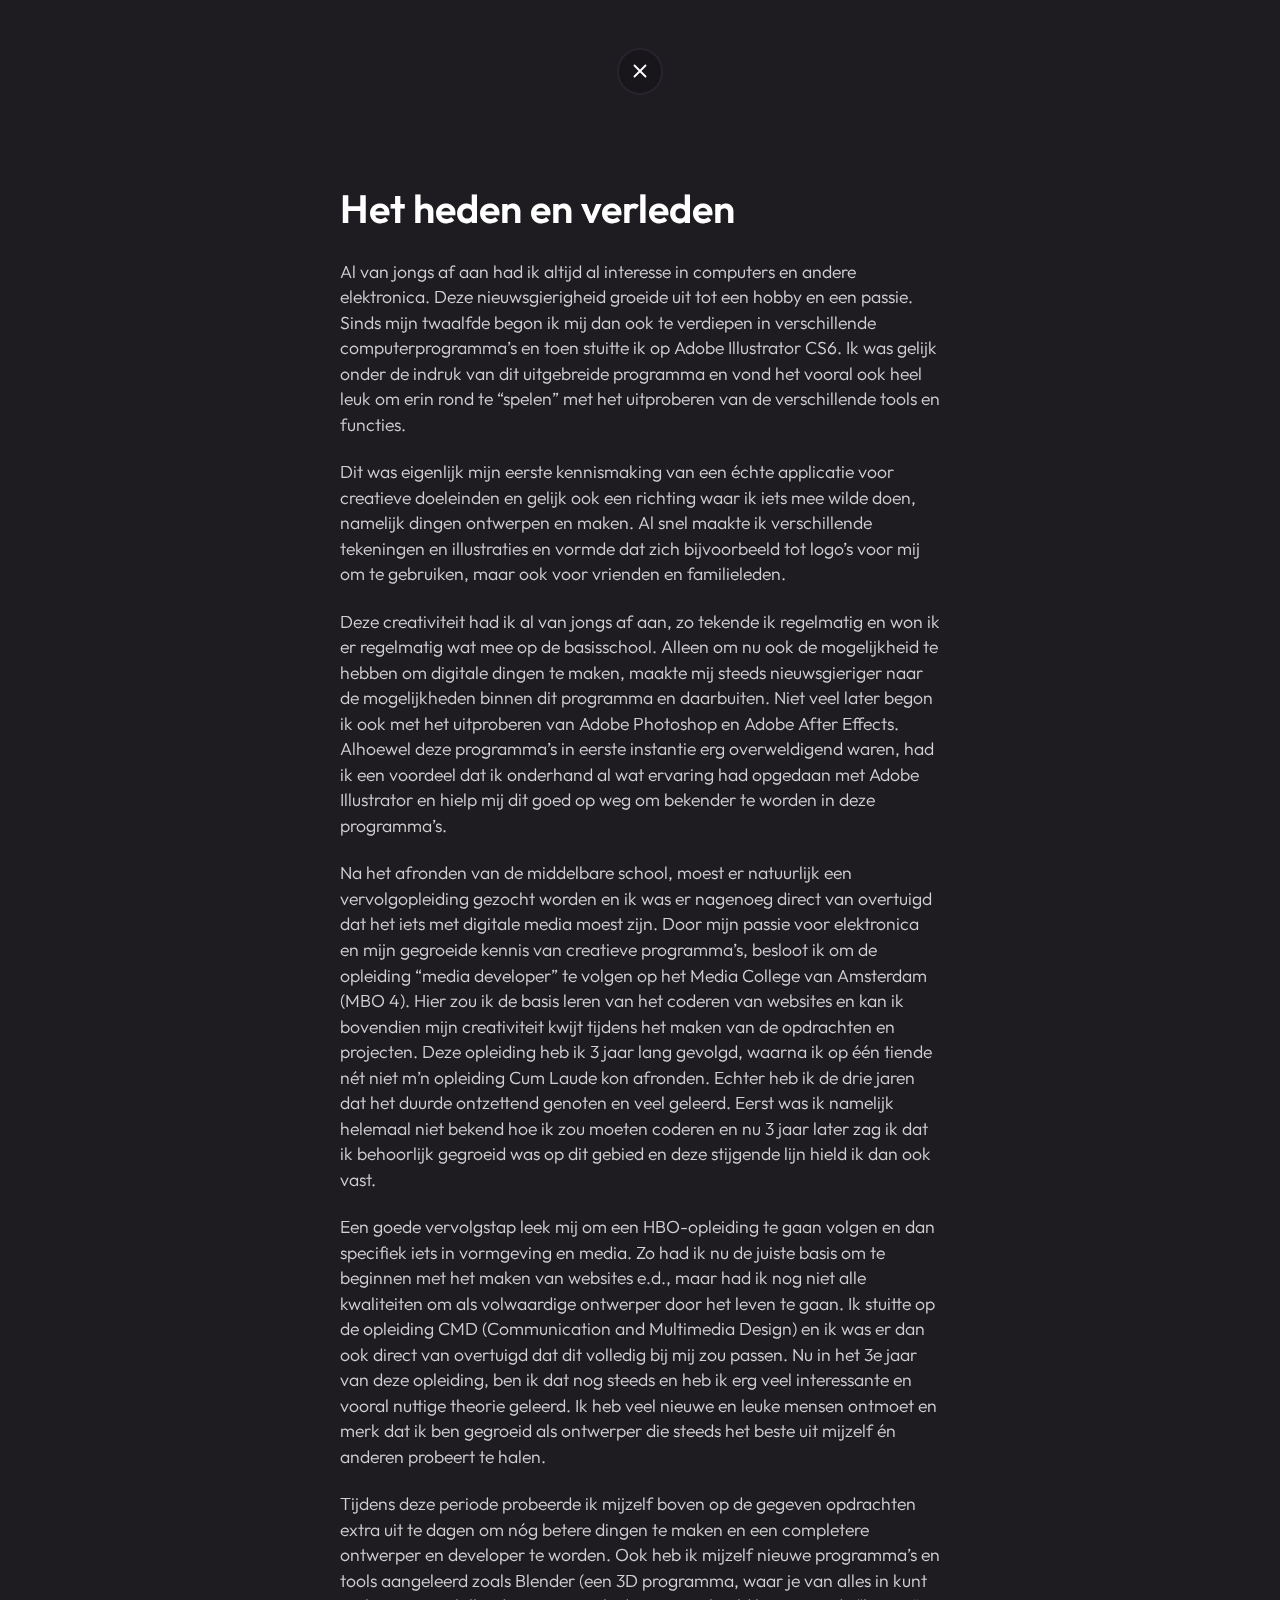
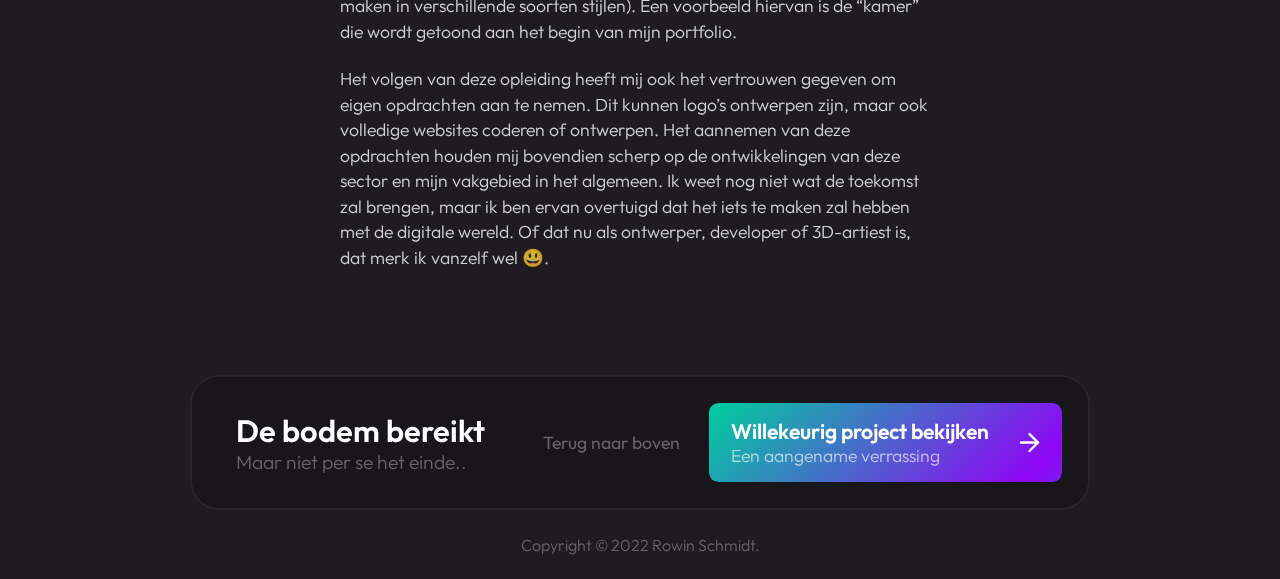
<file: het-heden-en-verleden.html>
<!doctype html>
<html lang="nl">
<head>
	<meta charset="UTF-8">
	<meta name="author" content="Rowin Schmidt">
	<meta name="description" content="Welkom op mijn portfolio! Ik ben Rowin Schmidt, een designer, developer en creatieve geest uit Amsterdam. Ik houd mij bezig met front-end development van websites en (web) apps, met het designen van UI / UX en met het maken van 3D animaties en renders.">
    <meta name="viewport" content="width=device-width, initial-scale=1, maximum-scale=1, user-scalable=no">
	<title>Het heden en verleden - Rowin Schmidt</title>
    <link rel="icon" type="image/png" href="assets/images/branding/Rowin-Schmidt-icon.svg">
    <link rel="preconnect" href="https://fonts.googleapis.com">
    <link rel="preconnect" href="https://fonts.gstatic.com" crossorigin>
    <link href="https://fonts.googleapis.com/css2?family=Outfit:wght@300;400;500;600;700&display=swap" rel="stylesheet">
    <link href="assets/styles/main.css" rel="stylesheet">
</head>

<body class="content-page">
    <header>
        <button>
            <span>Sluiten</span>
            <svg xmlns="http://www.w3.org/2000/svg" width="24" height="24" viewBox="0 0 24 24" fill="none" stroke="currentColor" stroke-width="2" stroke-linecap="round" stroke-linejoin="round" class="feather feather-x"><line x1="18" y1="6" x2="6" y2="18"></line><line x1="6" y1="6" x2="18" y2="18"></line></svg>
        </button>
    </header>
    
    <main class="about-me">
        <article>
            <h2>Het heden en verleden</h2>
            <p>Al van jongs af aan had ik altijd al interesse in computers en andere elektronica. Deze nieuwsgierigheid groeide uit tot een hobby en een passie. Sinds mijn twaalfde begon ik mij dan ook te verdiepen in verschillende computerprogramma’s en toen stuitte ik op Adobe Illustrator CS6. Ik was gelijk onder de indruk van dit uitgebreide programma en vond het vooral ook heel leuk om erin rond te “spelen” met het uitproberen van de verschillende tools en functies.</p>
            <p>Dit was eigenlijk mijn eerste kennismaking van een échte applicatie voor creatieve doeleinden en gelijk ook een richting waar ik iets mee wilde doen, namelijk dingen ontwerpen en maken. Al snel maakte ik verschillende tekeningen en illustraties en vormde dat zich bijvoorbeeld tot logo’s voor mij om te gebruiken, maar ook voor vrienden en familieleden.</p>
            <p>Deze creativiteit had ik al van jongs af aan, zo tekende ik regelmatig en won ik er regelmatig wat mee op de basisschool. Alleen om nu ook de mogelijkheid te hebben om digitale dingen te maken, maakte mij steeds nieuwsgieriger naar de mogelijkheden binnen dit programma en daarbuiten. Niet veel later begon ik ook met het uitproberen van Adobe Photoshop en Adobe After Effects. Alhoewel deze programma’s in eerste instantie erg overweldigend waren, had ik een voordeel dat ik onderhand al wat ervaring had opgedaan met Adobe Illustrator en hielp mij dit goed op weg om bekender te worden in deze programma’s. </p>
            <p>Na het afronden van de middelbare school, moest er natuurlijk een vervolgopleiding gezocht worden en ik was er nagenoeg direct van overtuigd dat het iets met digitale media moest zijn. Door mijn passie voor elektronica en mijn gegroeide kennis van creatieve programma’s, besloot ik om de opleiding “media developer” te volgen op het Media College van Amsterdam (MBO 4). Hier zou ik de basis leren van het coderen van websites en kan ik bovendien mijn creativiteit kwijt tijdens het maken van de opdrachten en projecten. Deze opleiding heb ik 3 jaar lang gevolgd, waarna ik op één tiende nét niet m’n opleiding Cum Laude kon afronden. Echter heb ik de drie jaren dat het duurde ontzettend genoten en veel geleerd. Eerst was ik namelijk helemaal niet bekend hoe ik zou moeten coderen en nu 3 jaar later zag ik dat ik behoorlijk gegroeid was op dit gebied en deze stijgende lijn hield ik dan ook vast. </p>
            <p>Een goede vervolgstap leek mij om een HBO-opleiding te gaan volgen en dan specifiek iets in vormgeving en media. Zo had ik nu de juiste basis om te beginnen met het maken van websites e.d., maar had ik nog niet alle kwaliteiten om als volwaardige ontwerper door het leven te gaan. Ik stuitte op de opleiding CMD (Communication and Multimedia Design) en ik was er dan ook direct van overtuigd dat dit volledig bij mij zou passen. Nu in het 3e jaar van deze opleiding, ben ik dat nog steeds en heb ik erg veel interessante en vooral nuttige theorie geleerd. Ik heb veel nieuwe en leuke mensen ontmoet en merk dat ik ben gegroeid als ontwerper die steeds het beste uit mijzelf én anderen probeert te halen. </p>
            <p>Tijdens deze periode probeerde ik mijzelf boven op de gegeven opdrachten extra uit te dagen om nóg betere dingen te maken en een completere ontwerper en developer te worden. Ook heb ik mijzelf nieuwe programma’s en tools aangeleerd zoals Blender (een 3D programma, waar je van alles in kunt maken in verschillende soorten stijlen). Een voorbeeld hiervan is de “kamer” die wordt getoond aan het begin van mijn portfolio.</p>
            <p>Het volgen van deze opleiding heeft mij ook het vertrouwen gegeven om eigen opdrachten aan te nemen. Dit kunnen logo’s ontwerpen zijn, maar ook volledige websites coderen of ontwerpen. Het aannemen van deze opdrachten houden mij bovendien scherp op de ontwikkelingen van deze sector en mijn vakgebied in het algemeen. Ik weet nog niet wat de toekomst zal brengen, maar ik ben ervan overtuigd dat het iets te maken zal hebben met de digitale wereld. Of dat nu als ontwerper, developer of 3D-artiest is, dat merk ik vanzelf wel 😃.</p>
        </article>
    </main>
    
    <footer>
        <ul>
            <li>
                <h2>De bodem bereikt</h2>
                <p>Maar niet per se het einde..</p>
            </li>
            <li>
                <button>Terug naar boven</button>
            </li>
            <li>
                <a href="#">
                    <ul>
                        <li>
                            <strong>Willekeurig project bekijken</strong>
                            <span>Een aangename verrassing</span>
                        </li>
                        <li>
                            <svg viewBox="0 0 24 24" fill="none" stroke="currentColor" stroke-width="2" stroke-linecap="round" stroke-linejoin="round"><line x1="5" y1="12" x2="19" y2="12"></line> <polyline points="12 5 19 12 12 19"></polyline></svg>
                        </li>
                    </ul>
                </a>
            </li>
        </ul>
        <p>Copyright © 2022 Rowin Schmidt.</p>
    </footer>

    <script src="assets/scripts/main.js"></script>
</body>
</html>
</file>
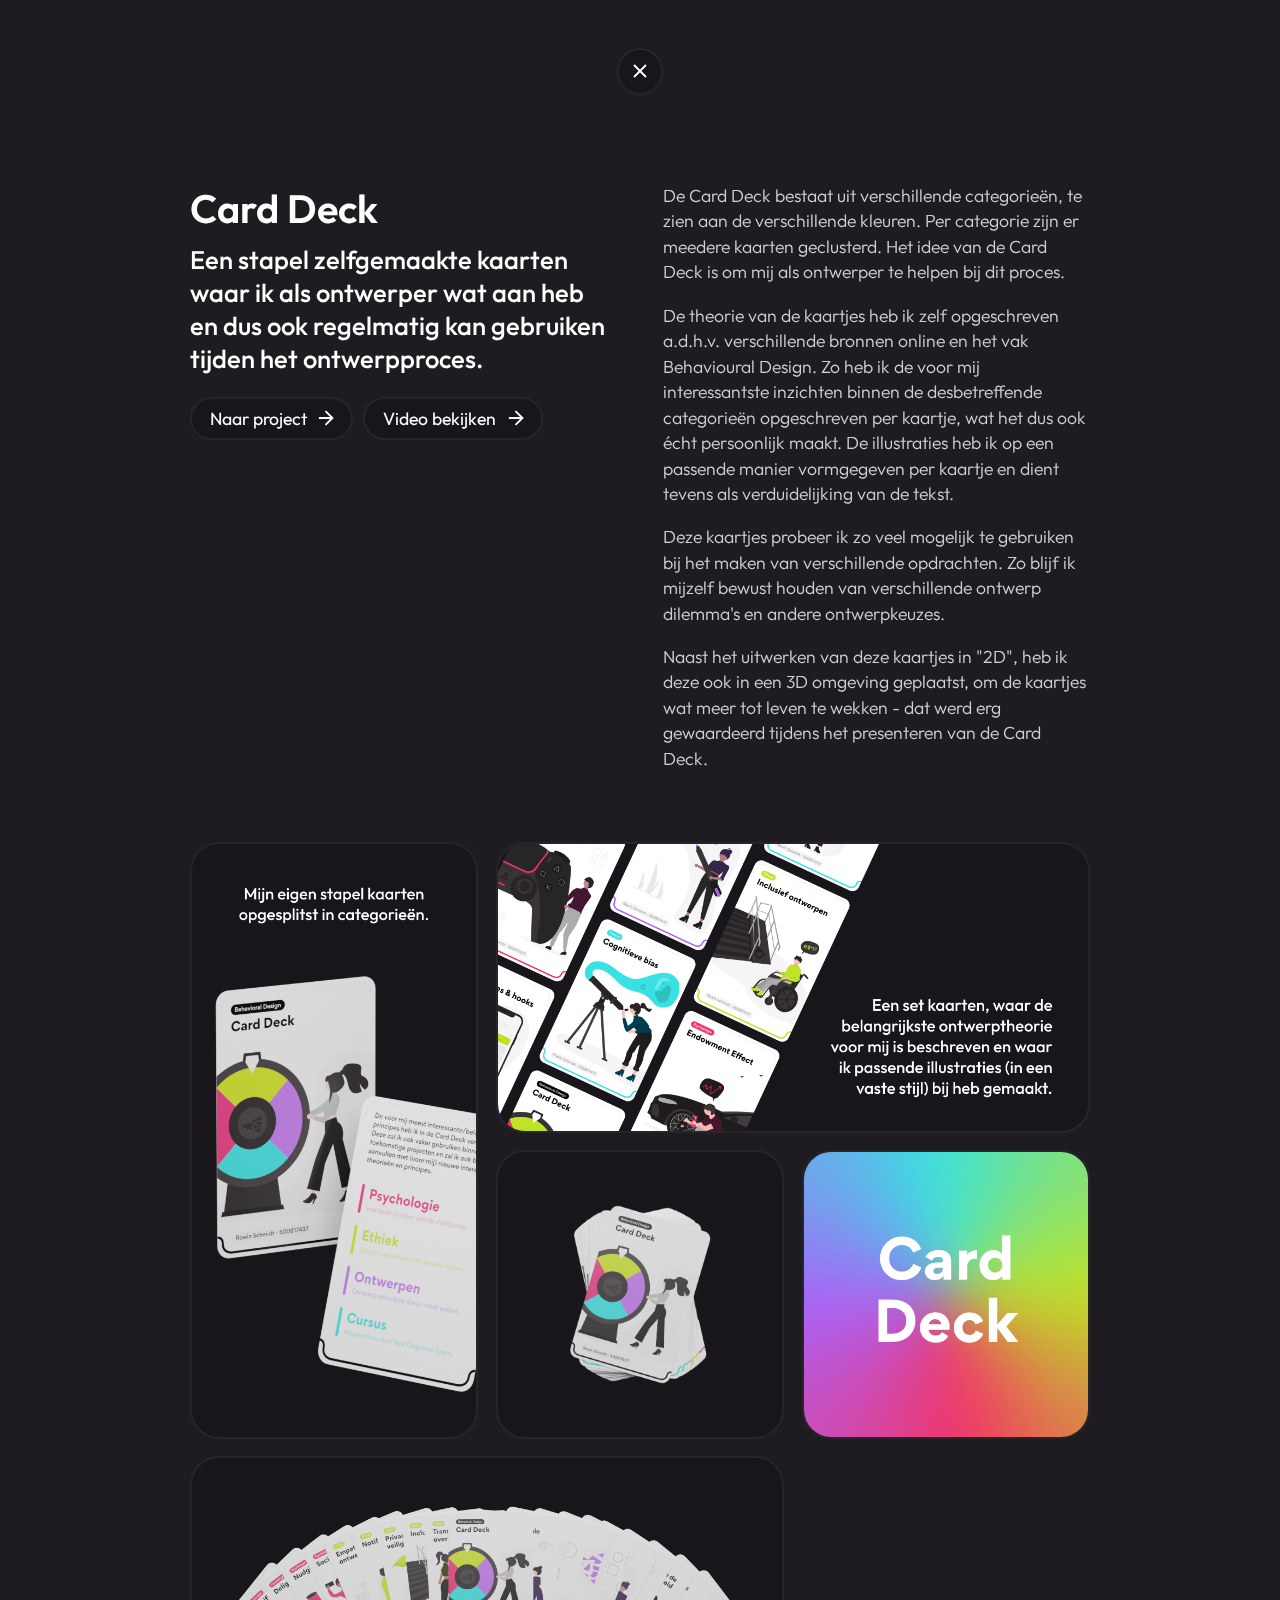
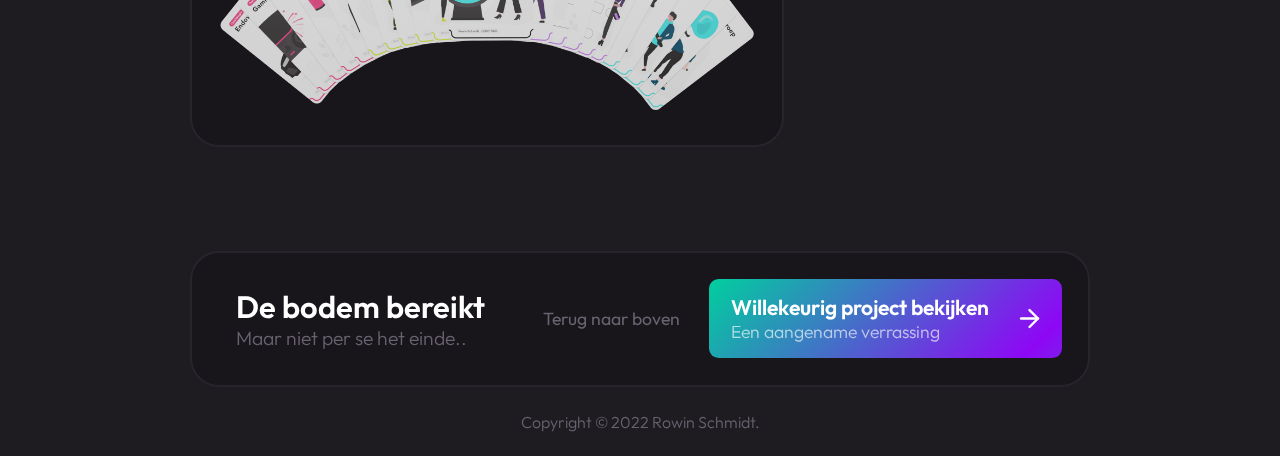
<file: project/card-deck.html>
<!doctype html>
<html lang="nl">
<head>
	<meta charset="UTF-8">
	<meta name="author" content="Rowin Schmidt">
	<meta name="description" content="Welkom op mijn portfolio! Ik ben Rowin Schmidt, een designer, developer en creatieve geest uit Amsterdam. Ik houd mij bezig met front-end development van websites en (web) apps, met het designen van UI / UX en met het maken van 3D animaties en renders.">
    <meta name="viewport" content="width=device-width, initial-scale=1, maximum-scale=1, user-scalable=no">
	<title>Card Deck - Rowin Schmidt</title>
    <link rel="icon" type="image/png" href="../assets/images/branding/Rowin-Schmidt-icon.svg">
    <link rel="preconnect" href="https://fonts.googleapis.com">
    <link rel="preconnect" href="https://fonts.gstatic.com" crossorigin>
    <link href="https://fonts.googleapis.com/css2?family=Outfit:wght@300;400;500;600;700&display=swap" rel="stylesheet">
    <link href="../assets/styles/main.css" rel="stylesheet">
</head>

<body class="content-page">
    <header>
        <button>
            <span>Sluiten</span>
            <svg xmlns="http://www.w3.org/2000/svg" width="24" height="24" viewBox="0 0 24 24" fill="none" stroke="currentColor" stroke-width="2" stroke-linecap="round" stroke-linejoin="round" class="feather feather-x"><line x1="18" y1="6" x2="6" y2="18"></line><line x1="6" y1="6" x2="18" y2="18"></line></svg>
        </button>
    </header>
    
    <main class="project-details">
        <section class="project-details-info">
            <section>
                <h2>Card Deck</h2>
                <h3>Een stapel zelfgemaakte kaarten waar ik als ontwerper wat aan heb en dus ook regelmatig kan gebruiken tijden het ontwerpproces.</h3>
                <ul>
                    <li>
                        <a href="https://xd.adobe.com/view/49b41817-73f2-4457-8f1f-b66301726368-1ce7/?fullscreen" target="_blank">
                            <span>Naar project</span>
                            <svg viewBox="0 0 24 24" fill="none" stroke="currentColor" stroke-width="2" stroke-linecap="round" stroke-linejoin="round"><line x1="5" y1="12" x2="19" y2="12"></line> <polyline points="12 5 19 12 12 19"></polyline></svg>
                        </a>
                    </li>
                    <li>
                        <a href="https://youtu.be/LeBqACkmJDE" target="_blank">
                            <span>Video bekijken</span>
                            <svg viewBox="0 0 24 24" fill="none" stroke="currentColor" stroke-width="2" stroke-linecap="round" stroke-linejoin="round"><line x1="5" y1="12" x2="19" y2="12"></line> <polyline points="12 5 19 12 12 19"></polyline></svg>
                        </a>
                    </li>
                </ul>
            </section>
            <section>
                <p>De Card Deck bestaat uit verschillende categorieën, te zien aan de verschillende kleuren. Per categorie zijn er meedere kaarten geclusterd. Het idee van de Card Deck is om mij als ontwerper te helpen bij dit proces.</p>
                <p>De theorie van de kaartjes heb ik zelf opgeschreven a.d.h.v. verschillende bronnen online en het vak Behavioural Design. Zo heb ik de voor mij interessantste inzichten binnen de desbetreffende categorieën opgeschreven per kaartje, wat het dus ook écht persoonlijk maakt. De illustraties heb ik op een passende manier vormgegeven per kaartje en dient tevens als verduidelijking van de tekst.</p>
                <p>Deze kaartjes probeer ik zo veel mogelijk te gebruiken bij het maken van verschillende opdrachten. Zo blijf ik mijzelf bewust houden van verschillende ontwerp dilemma's en andere ontwerpkeuzes.</p>
                <p>Naast het uitwerken van deze kaartjes in "2D", heb ik deze ook in een 3D omgeving geplaatst, om de kaartjes wat meer tot leven te wekken - dat werd erg gewaardeerd tijdens het presenteren van de Card Deck.</p>
            </section>
        </section>
        <section class="project-details-grid grid-layout-4">
            <ul>
                <li>
                    <img src="../assets/images/projects/card-deck/card-deck-visual-1.png" alt="Card Deck project visual">
                </li>
                <li class="full-image">
                    <img src="../assets/images/projects/card-deck/card-deck-visual-2.png" alt="Card Deck project visual">
                </li>
                <li class="small-image">
                    <img src="../assets/images/projects/card-deck/card-deck-visual-3.png" alt="Card Deck project visual">
                </li>
                <li class="full-image">
                    <img src="../assets/images/projects/card-deck/card-deck-visual-4.png" alt="Card Deck project visual">
                </li>
                <li>
                    <img src="../assets/images/projects/card-deck/card-deck-visual.png" alt="Card Deck project visual">
                </li>
            </ul>
        </section>
    </main>
    
    <footer>
        <ul>
            <li>
                <h2>De bodem bereikt</h2>
                <p>Maar niet per se het einde..</p>
            </li>
            <li>
                <button>Terug naar boven</button>
            </li>
            <li>
                <a href="#">
                    <ul>
                        <li>
                            <strong>Willekeurig project bekijken</strong>
                            <span>Een aangename verrassing</span>
                        </li>
                        <li>
                            <svg viewBox="0 0 24 24" fill="none" stroke="currentColor" stroke-width="2" stroke-linecap="round" stroke-linejoin="round"><line x1="5" y1="12" x2="19" y2="12"></line> <polyline points="12 5 19 12 12 19"></polyline></svg>
                        </li>
                    </ul>
                </a>
            </li>
        </ul>
        <p>Copyright © 2022 Rowin Schmidt.</p>
    </footer>

    <script src="../assets/scripts/main.js"></script>
</body>
</html>
</file>
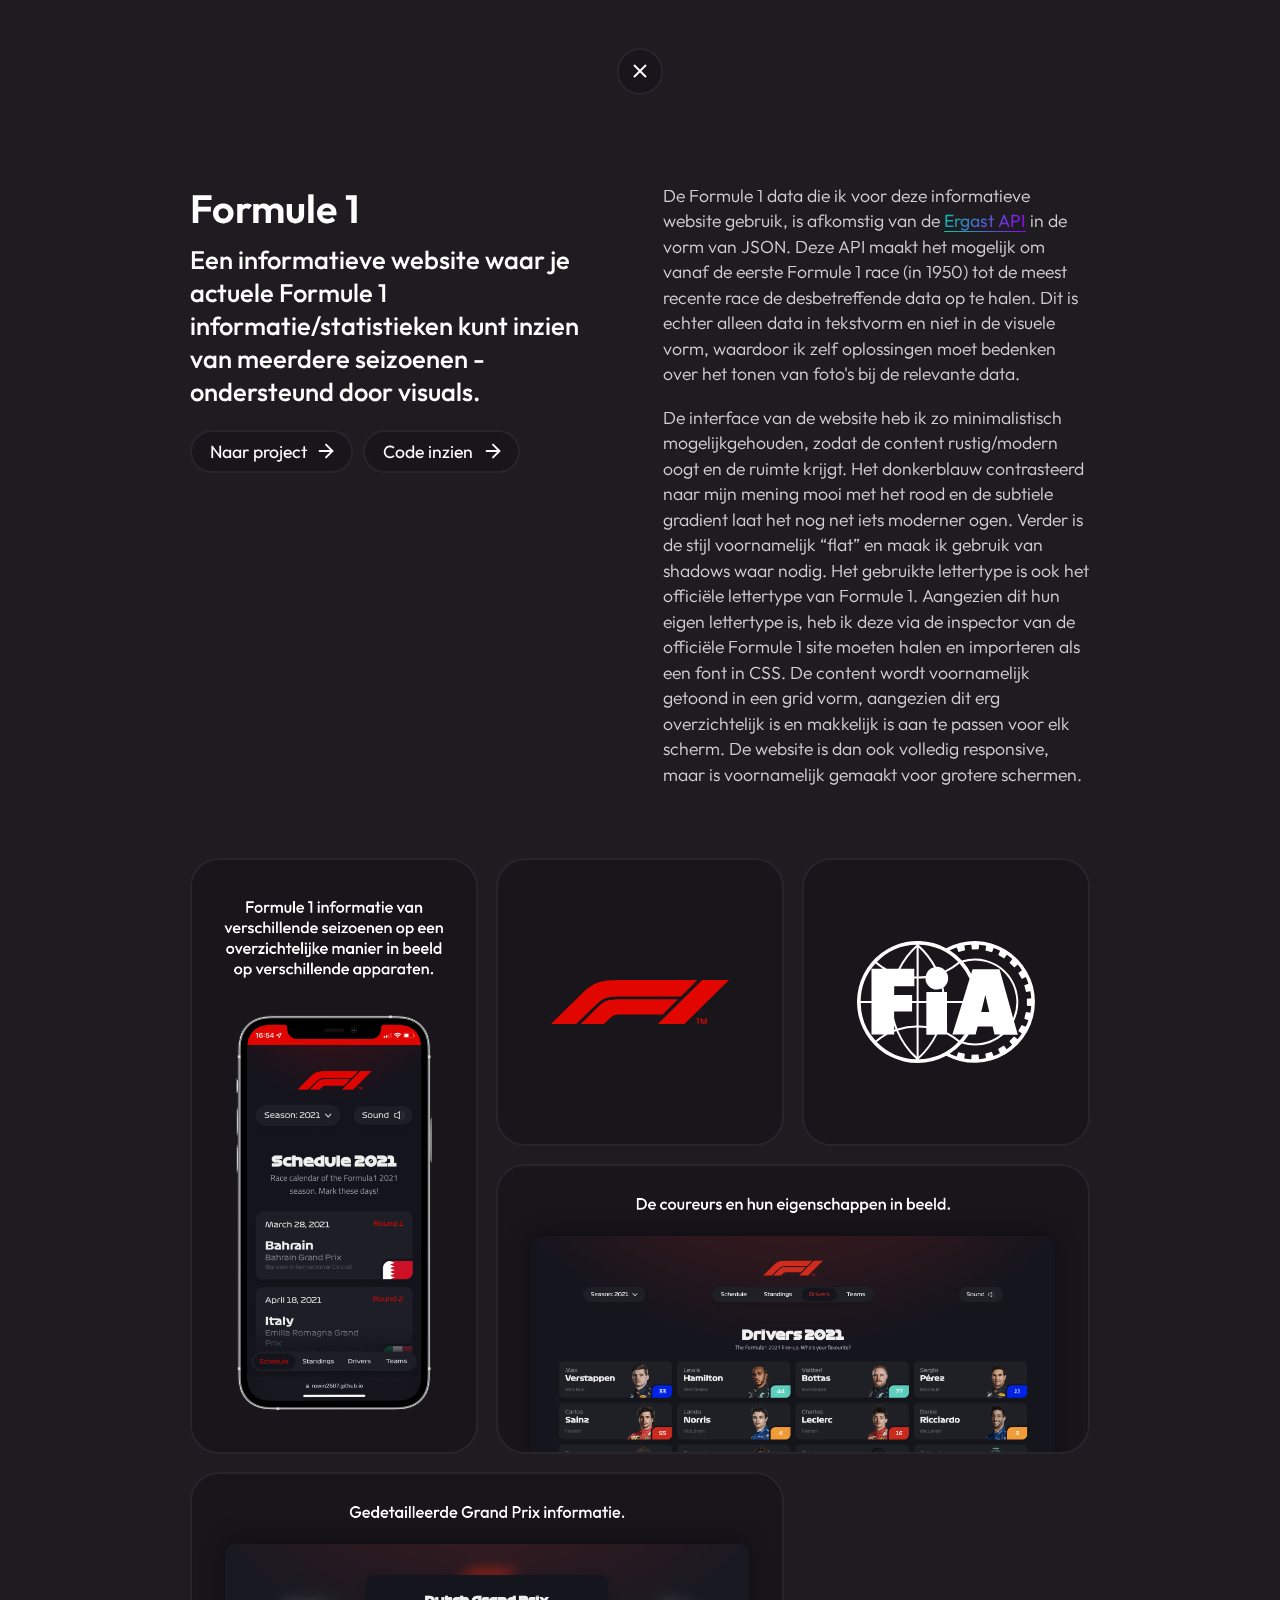
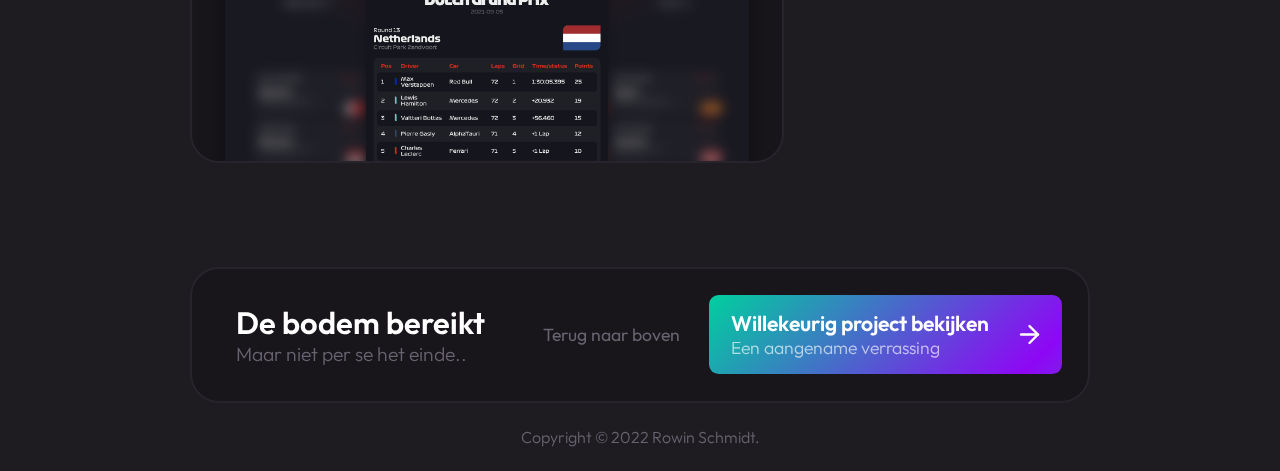
<file: project/formule-1.html>
<!doctype html>
<html lang="nl">
<head>
	<meta charset="UTF-8">
	<meta name="author" content="Rowin Schmidt">
	<meta name="description" content="Welkom op mijn portfolio! Ik ben Rowin Schmidt, een designer, developer en creatieve geest uit Amsterdam. Ik houd mij bezig met front-end development van websites en (web) apps, met het designen van UI / UX en met het maken van 3D animaties en renders.">
    <meta name="viewport" content="width=device-width, initial-scale=1, maximum-scale=1, user-scalable=no">
	<title>Formule 1 - Rowin Schmidt</title>
    <link rel="icon" type="image/png" href="../assets/images/branding/Rowin-Schmidt-icon.svg">
    <link rel="preconnect" href="https://fonts.googleapis.com">
    <link rel="preconnect" href="https://fonts.gstatic.com" crossorigin>
    <link href="https://fonts.googleapis.com/css2?family=Outfit:wght@300;400;500;600;700&display=swap" rel="stylesheet">
    <link href="../assets/styles/main.css" rel="stylesheet">
</head>

<body class="content-page">
    <header>
        <button>
            <span>Sluiten</span>
            <svg xmlns="http://www.w3.org/2000/svg" width="24" height="24" viewBox="0 0 24 24" fill="none" stroke="currentColor" stroke-width="2" stroke-linecap="round" stroke-linejoin="round" class="feather feather-x"><line x1="18" y1="6" x2="6" y2="18"></line><line x1="6" y1="6" x2="18" y2="18"></line></svg>
        </button>
    </header>
    
    <main class="project-details">
        <section class="project-details-info">
            <section>
                <h2>Formule 1</h2>
                <h3>Een informatieve website waar je actuele Formule 1 informatie/statistieken kunt inzien van meerdere seizoenen - ondersteund door visuals.</h3>
                <ul>
                    <li>
                        <a href="https://rowin2507.github.io/frontend-voor-designers-2021/opdracht3/v1/" target="_blank">
                            <span>Naar project</span>
                            <svg viewBox="0 0 24 24" fill="none" stroke="currentColor" stroke-width="2" stroke-linecap="round" stroke-linejoin="round"><line x1="5" y1="12" x2="19" y2="12"></line> <polyline points="12 5 19 12 12 19"></polyline></svg>
                        </a>
                    </li>
                    <li>
                        <a href="https://github.com/Rowin2507/frontend-voor-designers-2021/tree/main/opdracht3" target="_blank">
                            <span>Code inzien</span>
                            <svg viewBox="0 0 24 24" fill="none" stroke="currentColor" stroke-width="2" stroke-linecap="round" stroke-linejoin="round"><line x1="5" y1="12" x2="19" y2="12"></line> <polyline points="12 5 19 12 12 19"></polyline></svg>
                        </a>
                    </li>
                </ul>
            </section>
            <section>
                <p>De Formule 1 data die ik voor deze informatieve website gebruik, is afkomstig van de <a href="http://ergast.com/mrd/" target="_blank">Ergast API</a> in de vorm van JSON. Deze API maakt het mogelijk om vanaf de eerste Formule 1 race (in 1950) tot de meest recente race de desbetreffende data op te halen. Dit is echter alleen data in tekstvorm en niet in de visuele vorm, waardoor ik zelf oplossingen moet bedenken over het tonen van foto's bij de relevante data.</p>
                <p>De interface van de website heb ik zo minimalistisch mogelijkgehouden, zodat de content rustig/modern oogt en de ruimte krijgt. Het donkerblauw contrasteerd naar mijn mening mooi met het rood en de subtiele gradient laat het nog net iets moderner ogen. Verder is de stijl voornamelijk “flat” en maak ik gebruik van shadows waar nodig. Het gebruikte lettertype is ook het officiële lettertype van Formule 1. Aangezien dit hun eigen lettertype is, heb ik deze via de inspector van de officiële Formule 1 site moeten halen en importeren als een font in CSS. De content wordt voornamelijk getoond in een grid vorm, aangezien dit erg overzichtelijk is en makkelijk is aan te passen voor elk scherm. De website is dan ook volledig responsive, maar is voornamelijk gemaakt voor grotere schermen.</p>
            </section>
        </section>
        <section class="project-details-grid grid-layout-6">
            <ul>
                <li>
                    <img src="../assets/images/projects/formule-1/formule-1-visual-1.png" alt="Formule 1 project visual">
                </li>
                <li class="small-image">
                    <img src="../assets/images/projects/formule-1/formule-1-logo.svg" alt="Formule 1 project visual">
                </li>
                <li class="full-image">
                    <img src="../assets/images/projects/formule-1/formule-1-visual-2.png" alt="Formule 1 project visual">
                </li>
                <li class="small-image">
                    <img src="../assets/images/projects/formule-1/fia-logo.svg" alt="Formule 1 project visual">
                </li>
                <li class="full-image">
                    <img src="../assets/images/projects/formule-1/formule-1-visual-3.png" alt="Formule 1 project visual">
                </li>
                <!-- <li>
                    <img src="../assets/images/projects/nintendo/nintendo-visual-1.png" alt="Nintendo project visual">
                </li>
                <li>
                    <img src="../assets/images/projects/nintendo/nintendo-visual-2.png" alt="Nintendo project visual">
                </li>
                <li">
                    <img src="../assets/images/projects/nintendo/nintendo-logo.svg" alt="Nintendo project visual">
                </li>
                <li>
                    <img src="../assets/images/projects/nintendo/nintendo-visual-3.png" alt="Nintendo project visual">
                </li>
                <li>
                    <img src="../assets/images/projects/nintendo/nintendo-visual-4.svg" alt="Nintendo project visual">
                </li> -->
            </ul>
        </section>
    </main>
    
    <footer>
        <ul>
            <li>
                <h2>De bodem bereikt</h2>
                <p>Maar niet per se het einde..</p>
            </li>
            <li>
                <button>Terug naar boven</button>
            </li>
            <li>
                <a href="#">
                    <ul>
                        <li>
                            <strong>Willekeurig project bekijken</strong>
                            <span>Een aangename verrassing</span>
                        </li>
                        <li>
                            <svg viewBox="0 0 24 24" fill="none" stroke="currentColor" stroke-width="2" stroke-linecap="round" stroke-linejoin="round"><line x1="5" y1="12" x2="19" y2="12"></line> <polyline points="12 5 19 12 12 19"></polyline></svg>
                        </li>
                    </ul>
                </a>
            </li>
        </ul>
        <p>Copyright © 2022 Rowin Schmidt.</p>
    </footer>

    <script src="../assets/scripts/main.js"></script>
</body>
</html>
</file>
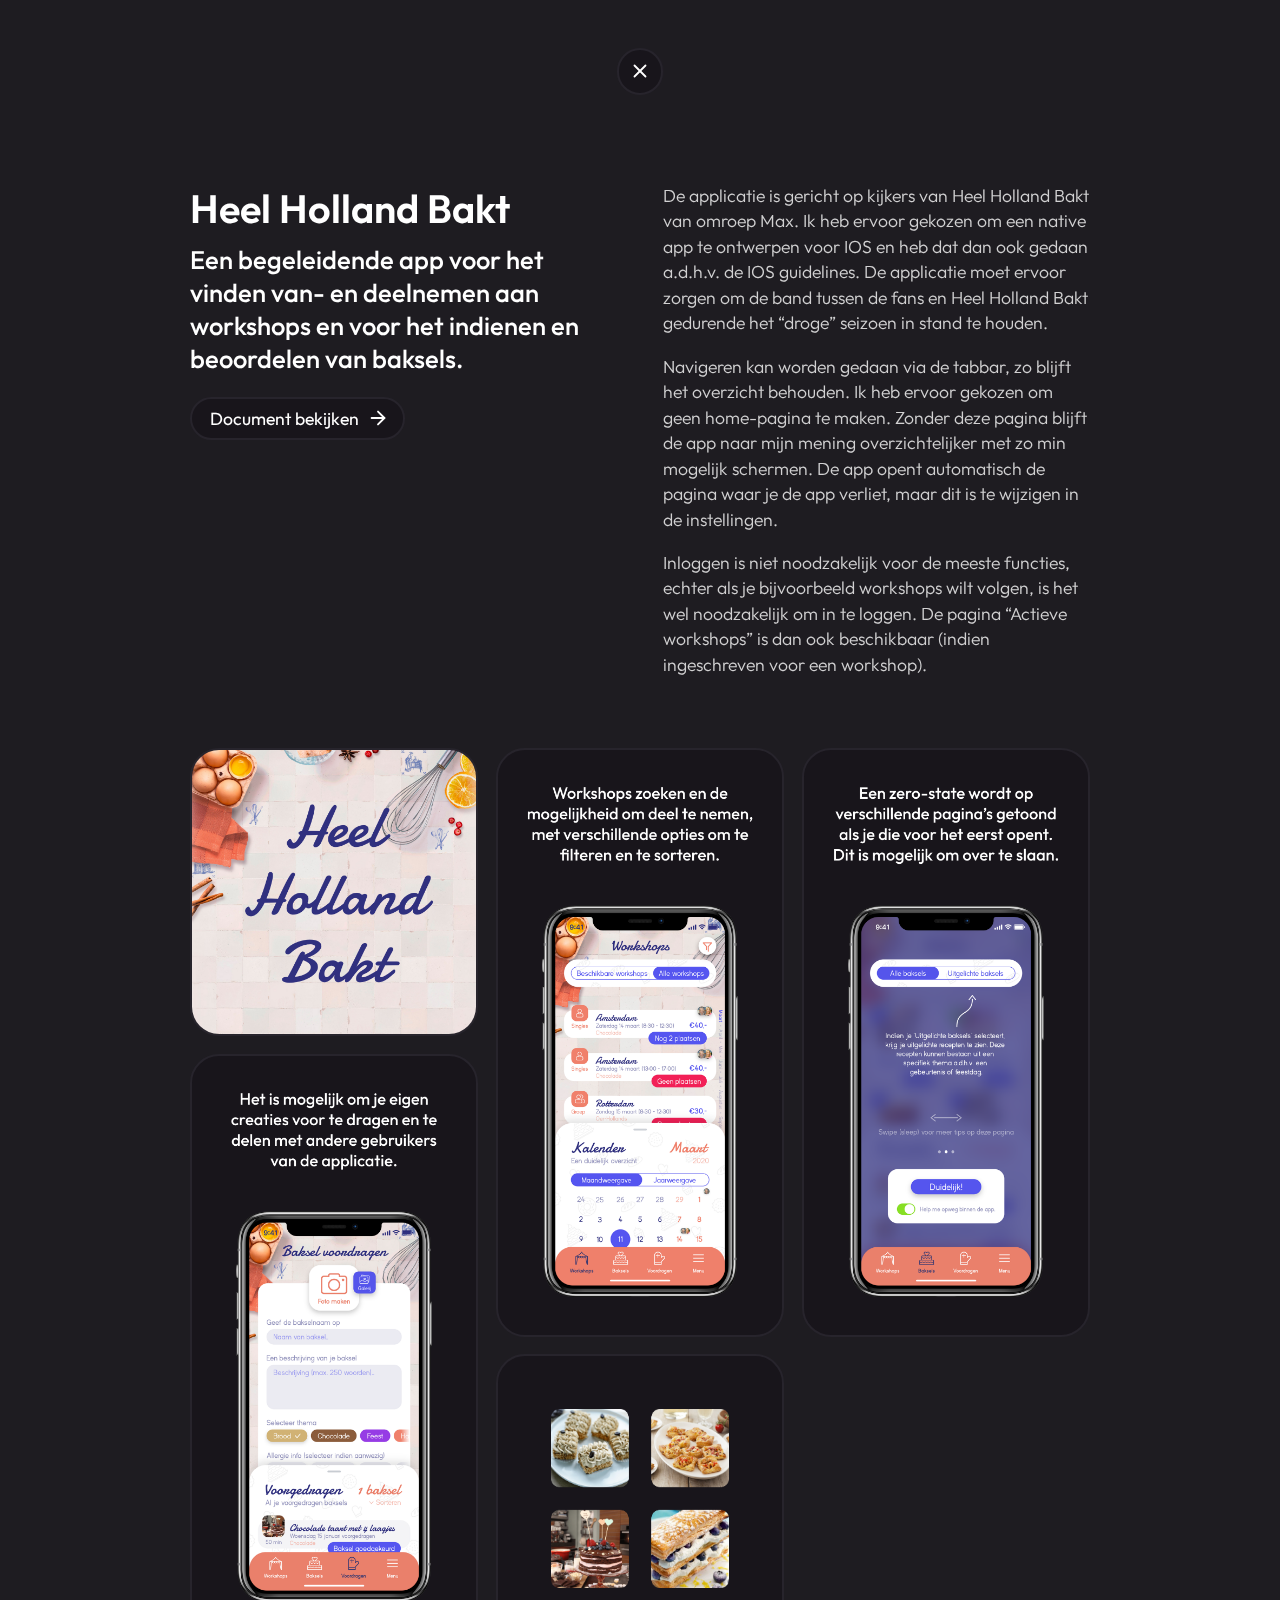
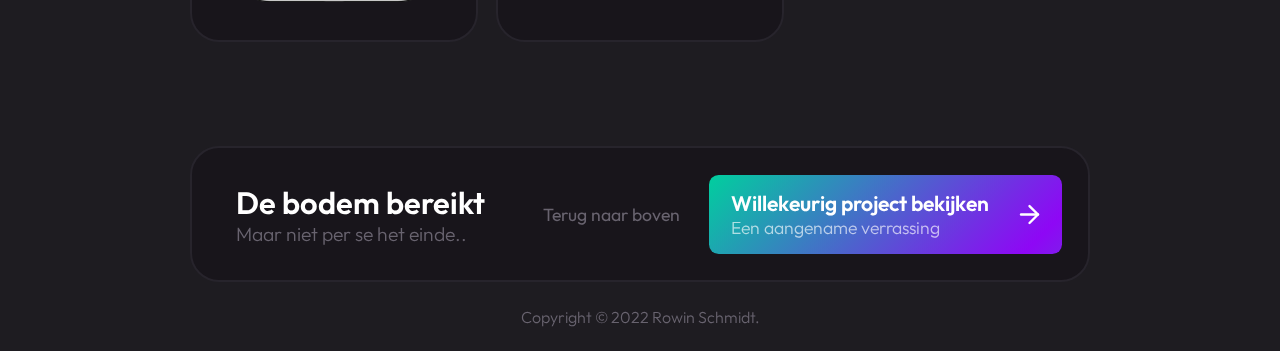
<file: project/heel-holland-bakt.html>
<!doctype html>
<html lang="nl">
<head>
	<meta charset="UTF-8">
	<meta name="author" content="Rowin Schmidt">
	<meta name="description" content="Welkom op mijn portfolio! Ik ben Rowin Schmidt, een designer, developer en creatieve geest uit Amsterdam. Ik houd mij bezig met front-end development van websites en (web) apps, met het designen van UI / UX en met het maken van 3D animaties en renders.">
    <meta name="viewport" content="width=device-width, initial-scale=1, maximum-scale=1, user-scalable=no">
	<title>Heel Holland Bakt - Rowin Schmidt</title>
    <link rel="icon" type="image/png" href="../assets/images/branding/Rowin-Schmidt-icon.svg">
    <link rel="preconnect" href="https://fonts.googleapis.com">
    <link rel="preconnect" href="https://fonts.gstatic.com" crossorigin>
    <link href="https://fonts.googleapis.com/css2?family=Outfit:wght@300;400;500;600;700&display=swap" rel="stylesheet">
    <link href="../assets/styles/main.css" rel="stylesheet">
</head>

<body class="content-page">
    <header>
        <button>
            <span>Sluiten</span>
            <svg xmlns="http://www.w3.org/2000/svg" width="24" height="24" viewBox="0 0 24 24" fill="none" stroke="currentColor" stroke-width="2" stroke-linecap="round" stroke-linejoin="round" class="feather feather-x"><line x1="18" y1="6" x2="6" y2="18"></line><line x1="6" y1="6" x2="18" y2="18"></line></svg>
        </button>
    </header>
    
    <main class="project-details">
        <section class="project-details-info">
            <section>
                <h2>Heel Holland Bakt</h2>
                <h3>Een begeleidende app voor het vinden van- en deelnemen aan workshops en voor het indienen en beoordelen van baksels.</h3>
                <ul>
                    <li>
                        <a href="../assets/documents/Heel-Holland-Bakt_Rowin-Schmidt.pdf" target="_blank">
                            <span>Document bekijken</span>
                            <svg viewBox="0 0 24 24" fill="none" stroke="currentColor" stroke-width="2" stroke-linecap="round" stroke-linejoin="round"><line x1="5" y1="12" x2="19" y2="12"></line> <polyline points="12 5 19 12 12 19"></polyline></svg>
                        </a>
                    </li>
                </ul>
            </section>
            <section>
                <p>De applicatie is gericht op kijkers van Heel Holland Bakt van omroep Max. Ik heb ervoor gekozen om een native app te ontwerpen voor IOS en heb dat dan ook gedaan a.d.h.v. de IOS guidelines. De applicatie moet ervoor zorgen om de band tussen de fans en Heel Holland Bakt gedurende het “droge” seizoen in stand te houden.</p>
                <p>Navigeren kan worden gedaan via de tabbar, zo blijft het overzicht behouden. Ik heb ervoor gekozen om geen home-pagina te maken. Zonder deze pagina blijft de app naar mijn mening overzichtelijker met zo min mogelijk schermen. De app opent automatisch de pagina waar je de app verliet, maar dit is te wijzigen in de instellingen. </p>
                <p>Inloggen is niet noodzakelijk voor de meeste functies, echter als je bijvoorbeeld workshops wilt volgen, is het wel noodzakelijk om in te loggen. De pagina “Actieve workshops” is dan ook beschikbaar (indien ingeschreven voor een workshop).</p>
            </section>
        </section>
        <section class="project-details-grid grid-layout-3">
            <ul>
                <li class="full-image">
                    <img src="../assets/images/projects/heel-holland-bakt/heel-holland-bakt-visual-4.png" alt="Heel Holland Bakt project visual">
                </li>
                <li>
                    <img src="../assets/images/projects/heel-holland-bakt/heel-holland-bakt-visual-1.png" alt="Heel Holland Bakt project visual">
                </li>
                <li>
                    <img src="../assets/images/projects/heel-holland-bakt/heel-holland-bakt-visual-2.png" alt="Heel Holland Bakt project visual">
                </li>
                <li>
                    <img src="../assets/images/projects/heel-holland-bakt/heel-holland-bakt-visual-3.png" alt="Heel Holland Bakt project visual">
                </li>
                <li class="small-image">
                    <img src="../assets/images/projects/heel-holland-bakt/heel-holland-bakt-visual-5.png" alt="Heel Holland Bakt project visual">
                </li>
            </ul>
        </section>
    </main>
    
    <footer>
        <ul>
            <li>
                <h2>De bodem bereikt</h2>
                <p>Maar niet per se het einde..</p>
            </li>
            <li>
                <button>Terug naar boven</button>
            </li>
            <li>
                <a href="#">
                    <ul>
                        <li>
                            <strong>Willekeurig project bekijken</strong>
                            <span>Een aangename verrassing</span>
                        </li>
                        <li>
                            <svg viewBox="0 0 24 24" fill="none" stroke="currentColor" stroke-width="2" stroke-linecap="round" stroke-linejoin="round"><line x1="5" y1="12" x2="19" y2="12"></line> <polyline points="12 5 19 12 12 19"></polyline></svg>
                        </li>
                    </ul>
                </a>
            </li>
        </ul>
        <p>Copyright © 2022 Rowin Schmidt.</p>
    </footer>

    <script src="../assets/scripts/main.js"></script>
</body>
</html>
</file>
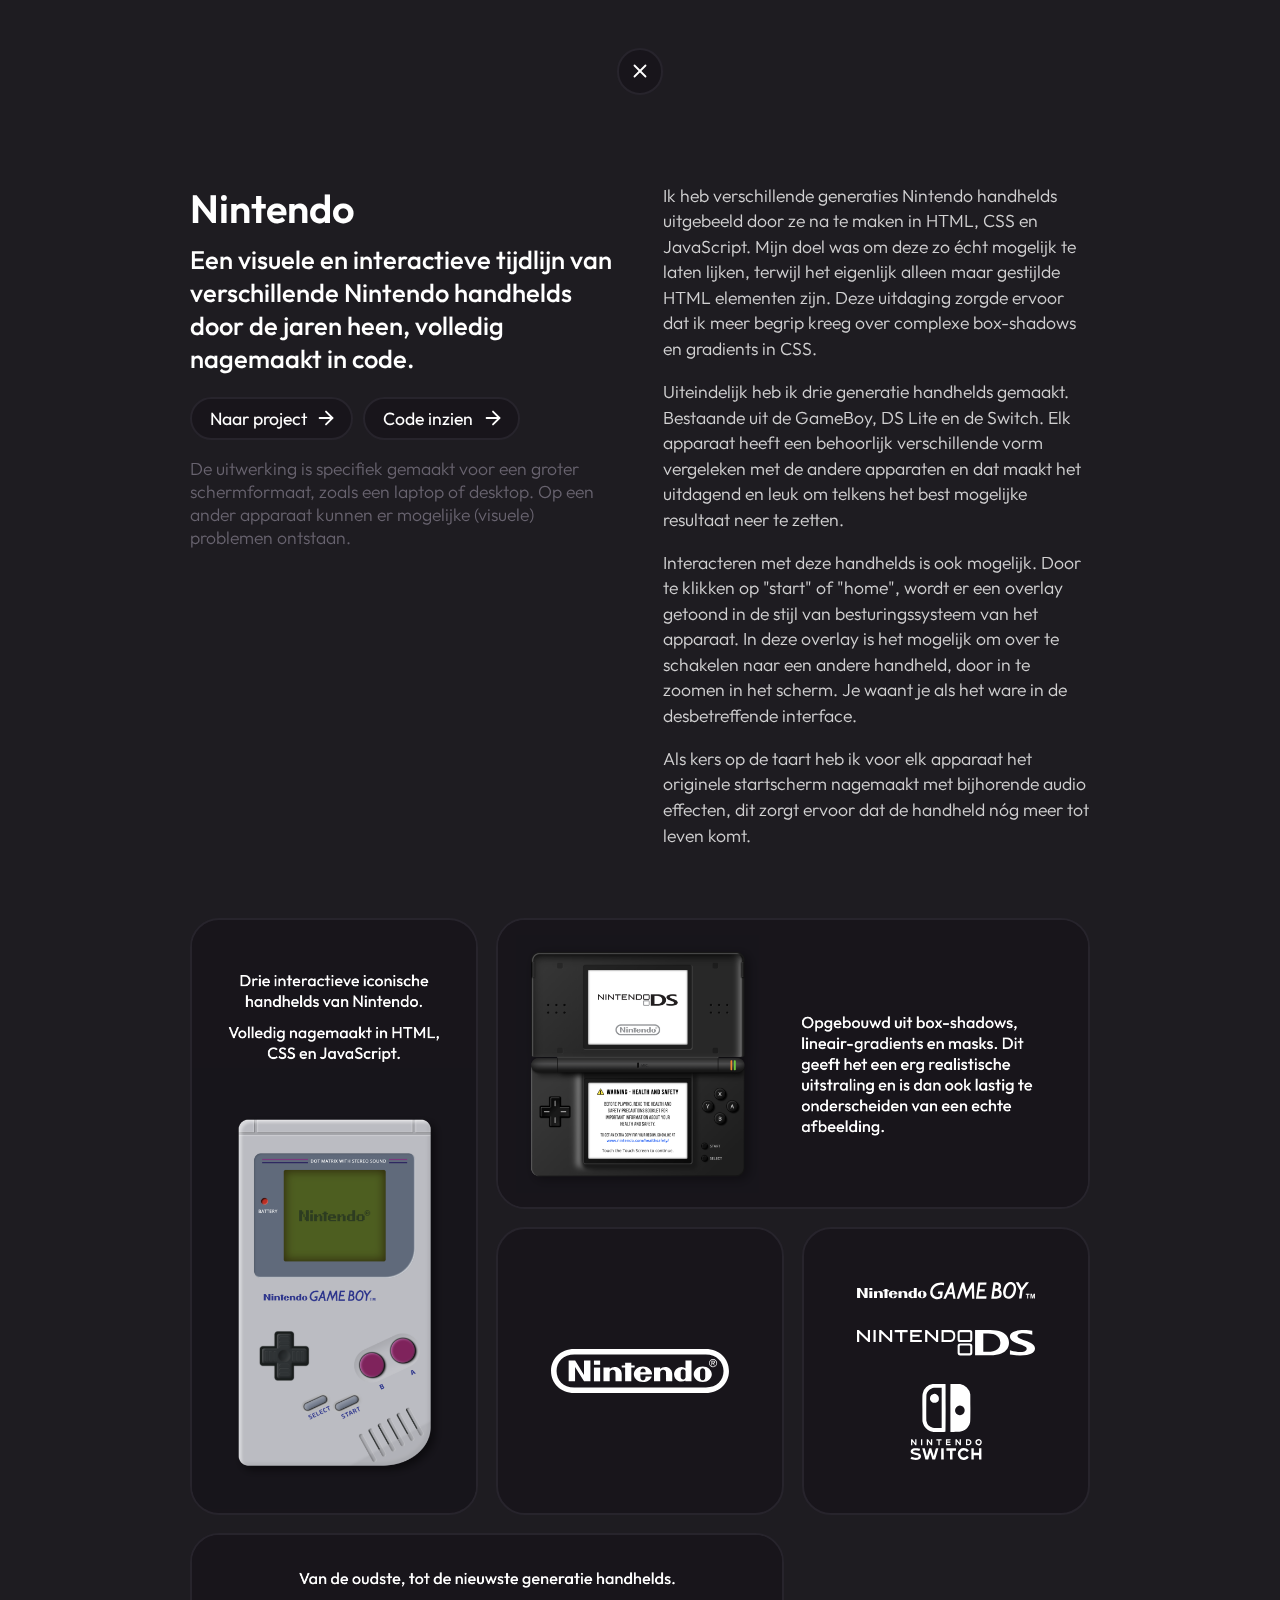
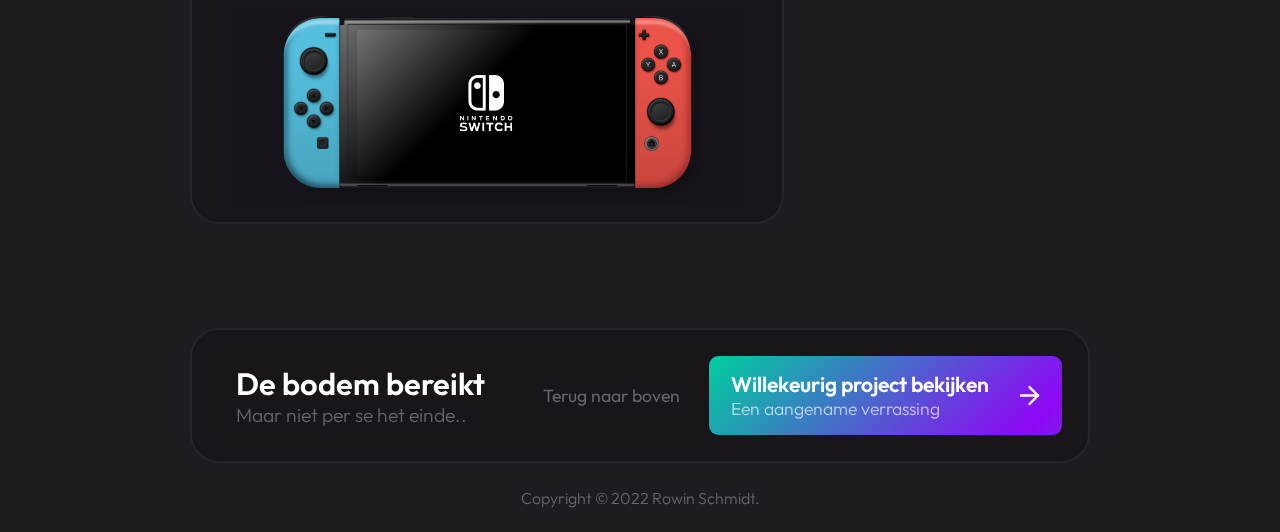
<file: project/nintendo.html>
<!doctype html>
<html lang="nl">
<head>
	<meta charset="UTF-8">
	<meta name="author" content="Rowin Schmidt">
	<meta name="description" content="Welkom op mijn portfolio! Ik ben Rowin Schmidt, een designer, developer en creatieve geest uit Amsterdam. Ik houd mij bezig met front-end development van websites en (web) apps, met het designen van UI / UX en met het maken van 3D animaties en renders.">
    <meta name="viewport" content="width=device-width, initial-scale=1, maximum-scale=1, user-scalable=no">
	<title>Nintendo - Rowin Schmidt</title>
    <link rel="icon" type="image/png" href="../assets/images/branding/Rowin-Schmidt-icon.svg">
    <link rel="preconnect" href="https://fonts.googleapis.com">
    <link rel="preconnect" href="https://fonts.gstatic.com" crossorigin>
    <link href="https://fonts.googleapis.com/css2?family=Outfit:wght@300;400;500;600;700&display=swap" rel="stylesheet">
    <link href="../assets/styles/main.css" rel="stylesheet">
</head>

<body class="content-page">
    <header>
        <button>
            <span>Sluiten</span>
            <svg xmlns="http://www.w3.org/2000/svg" width="24" height="24" viewBox="0 0 24 24" fill="none" stroke="currentColor" stroke-width="2" stroke-linecap="round" stroke-linejoin="round" class="feather feather-x"><line x1="18" y1="6" x2="6" y2="18"></line><line x1="6" y1="6" x2="18" y2="18"></line></svg>
        </button>
    </header>
    
    <main class="project-details">
        <section class="project-details-info">
            <section>
                <h2>Nintendo</h2>
                <h3>Een visuele en interactieve tijdlijn van verschillende Nintendo handhelds door de jaren heen, volledig nagemaakt in code.</h3>
                <ul>
                    <li>
                        <a href="https://rowin2507.github.io/VIDii/" target="_blank">
                            <span>Naar project</span>
                            <svg viewBox="0 0 24 24" fill="none" stroke="currentColor" stroke-width="2" stroke-linecap="round" stroke-linejoin="round"><line x1="5" y1="12" x2="19" y2="12"></line> <polyline points="12 5 19 12 12 19"></polyline></svg>
                        </a>
                    </li>
                    <li>
                        <a href="https://github.com/Rowin2507/VIDii" target="_blank">
                            <span>Code inzien</span>
                            <svg viewBox="0 0 24 24" fill="none" stroke="currentColor" stroke-width="2" stroke-linecap="round" stroke-linejoin="round"><line x1="5" y1="12" x2="19" y2="12"></line> <polyline points="12 5 19 12 12 19"></polyline></svg>
                        </a>
                    </li>
                </ul>
                <span>De uitwerking is specifiek gemaakt voor een groter schermformaat, zoals een laptop of desktop. Op een ander apparaat kunnen er mogelijke (visuele) problemen ontstaan.</span>
            </section>
            <section>
                <p>Ik heb verschillende generaties Nintendo handhelds uitgebeeld door ze na te maken in HTML, CSS en JavaScript. Mijn doel was om deze zo écht mogelijk te laten lijken, terwijl het eigenlijk alleen maar gestijlde HTML elementen zijn. Deze uitdaging zorgde ervoor dat ik meer begrip kreeg over complexe box-shadows en gradients in CSS.</p>
                <p>Uiteindelijk heb ik drie generatie handhelds gemaakt. Bestaande uit de GameBoy, DS Lite en de Switch. Elk apparaat heeft een behoorlijk verschillende vorm vergeleken met de andere apparaten en dat maakt het uitdagend en leuk om telkens het best mogelijke resultaat neer te zetten.</p>
                <p>Interacteren met deze handhelds is ook mogelijk. Door te klikken op "start" of "home", wordt er een overlay getoond in de stijl van besturingssysteem van het apparaat. In deze overlay is het mogelijk om over te schakelen naar een andere handheld, door in te zoomen in het scherm. Je waant je als het ware in de desbetreffende interface.</p>
                <p>Als kers op de taart heb ik voor elk apparaat het originele startscherm nagemaakt met bijhorende audio effecten, dit zorgt ervoor dat de handheld nóg meer tot leven komt.</p>
            </section>
        </section>
        <section class="project-details-grid grid-layout-5">
            <ul>
                <li>
                    <img src="../assets/images/projects/nintendo/nintendo-visual-1.png" alt="Nintendo project visual">
                </li>
                <li>
                    <img src="../assets/images/projects/nintendo/nintendo-visual-2.png" alt="Nintendo project visual">
                </li>
                <li class="small-image">
                    <img src="../assets/images/projects/nintendo/nintendo-logo.svg" alt="Nintendo project visual">
                </li>
                <li>
                    <img src="../assets/images/projects/nintendo/nintendo-visual-3.png" alt="Nintendo project visual">
                </li>
                <li class="small-image">
                    <img src="../assets/images/projects/nintendo/nintendo-visual-4.svg" alt="Nintendo project visual">
                </li>
            </ul>
        </section>
    </main>
    
    <footer>
        <ul>
            <li>
                <h2>De bodem bereikt</h2>
                <p>Maar niet per se het einde..</p>
            </li>
            <li>
                <button>Terug naar boven</button>
            </li>
            <li>
                <a href="#">
                    <ul>
                        <li>
                            <strong>Willekeurig project bekijken</strong>
                            <span>Een aangename verrassing</span>
                        </li>
                        <li>
                            <svg viewBox="0 0 24 24" fill="none" stroke="currentColor" stroke-width="2" stroke-linecap="round" stroke-linejoin="round"><line x1="5" y1="12" x2="19" y2="12"></line> <polyline points="12 5 19 12 12 19"></polyline></svg>
                        </li>
                    </ul>
                </a>
            </li>
        </ul>
        <p>Copyright © 2022 Rowin Schmidt.</p>
    </footer>

    <script src="../assets/scripts/main.js"></script>
</body>
</html>
</file>
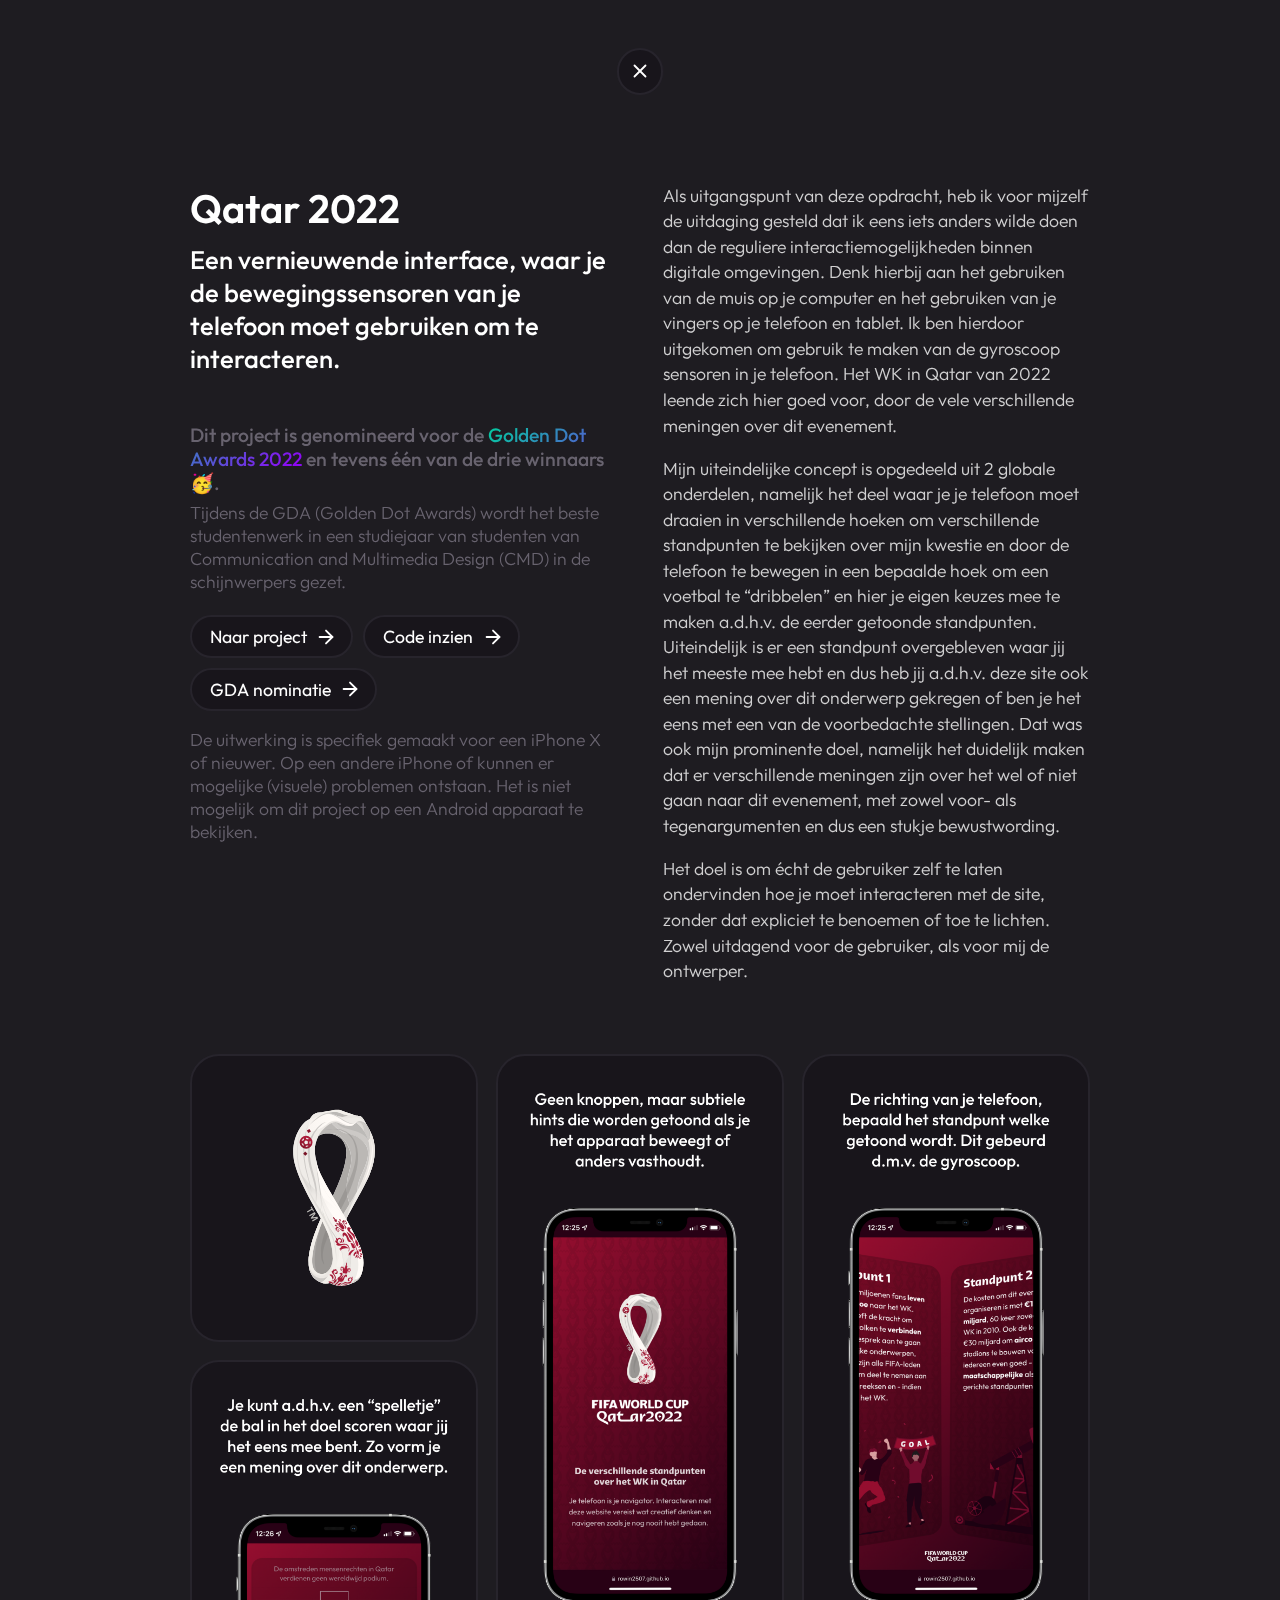
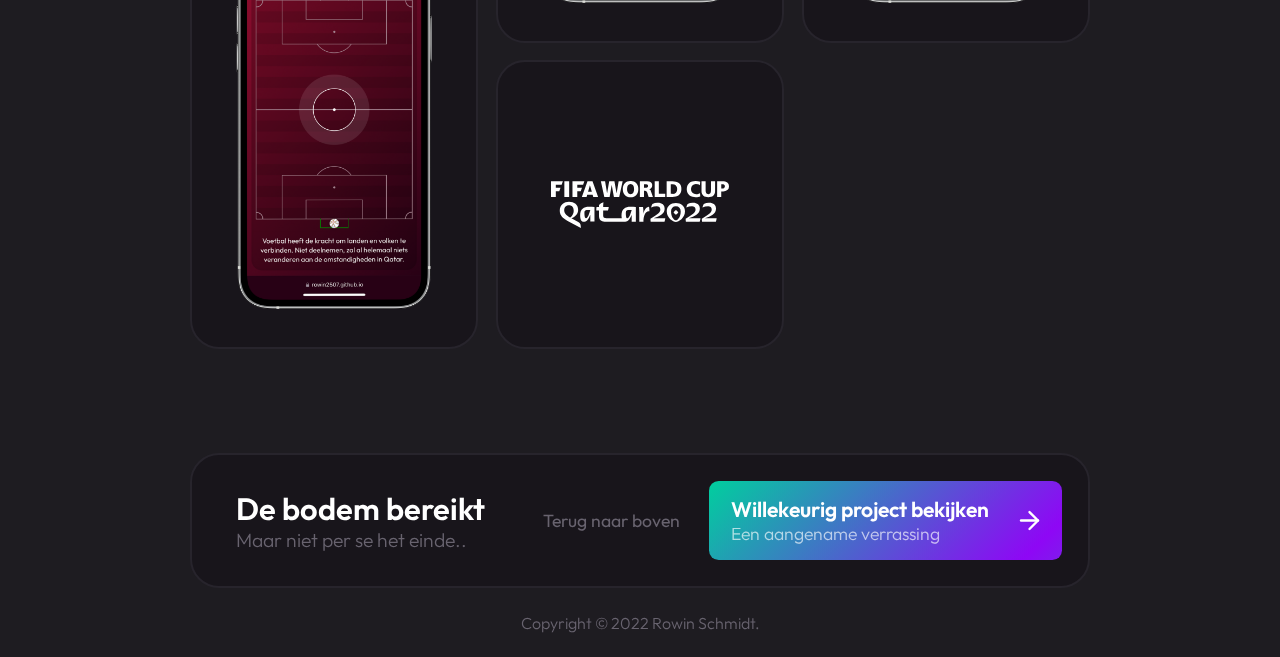
<file: project/qatar-2022.html>
<!doctype html>
<html lang="nl">
<head>
	<meta charset="UTF-8">
	<meta name="author" content="Rowin Schmidt">
	<meta name="description" content="Welkom op mijn portfolio! Ik ben Rowin Schmidt, een designer, developer en creatieve geest uit Amsterdam. Ik houd mij bezig met front-end development van websites en (web) apps, met het designen van UI / UX en met het maken van 3D animaties en renders.">
    <meta name="viewport" content="width=device-width, initial-scale=1, maximum-scale=1, user-scalable=no">
	<title>Qatar 2022 - Rowin Schmidt</title>
    <link rel="icon" type="image/png" href="../assets/images/branding/Rowin-Schmidt-icon.svg">
    <link rel="preconnect" href="https://fonts.googleapis.com">
    <link rel="preconnect" href="https://fonts.gstatic.com" crossorigin>
    <link href="https://fonts.googleapis.com/css2?family=Outfit:wght@300;400;500;600;700&display=swap" rel="stylesheet">
    <link href="../assets/styles/main.css" rel="stylesheet">
</head>

<body class="content-page">
    <header>
        <button>
            <span>Sluiten</span>
            <svg xmlns="http://www.w3.org/2000/svg" width="24" height="24" viewBox="0 0 24 24" fill="none" stroke="currentColor" stroke-width="2" stroke-linecap="round" stroke-linejoin="round" class="feather feather-x"><line x1="18" y1="6" x2="6" y2="18"></line><line x1="6" y1="6" x2="18" y2="18"></line></svg>
        </button>
    </header>
    
    <main class="project-details">
        <section class="project-details-info">
            <section>
                <h2>Qatar 2022</h2>
                <h3>Een vernieuwende interface, waar je de bewegingssensoren van je telefoon moet gebruiken om te interacteren.</h3>
                <strong>Dit project is genomineerd voor de <a href="https://www.cmd-amsterdam.nl/gda-2022/" target="_blank">Golden Dot Awards 2022</a> en tevens één van de drie winnaars 🥳.</strong>
                <p>Tijdens de GDA (Golden Dot Awards) wordt het beste studentenwerk in een studiejaar van studenten van Communication and Multimedia Design (CMD) in de schijnwerpers gezet.</p>
                <ul>
                    <li>
                        <a href="https://rowin2507.github.io/Qatar-2022/" target="_blank">
                            <span>Naar project</span>
                            <svg viewBox="0 0 24 24" fill="none" stroke="currentColor" stroke-width="2" stroke-linecap="round" stroke-linejoin="round"><line x1="5" y1="12" x2="19" y2="12"></line> <polyline points="12 5 19 12 12 19"></polyline></svg>
                        </a>
                    </li>
                    <li>
                        <a href="https://github.com/Rowin2507/Qatar-2022" target="_blank">
                            <span>Code inzien</span>
                            <svg viewBox="0 0 24 24" fill="none" stroke="currentColor" stroke-width="2" stroke-linecap="round" stroke-linejoin="round"><line x1="5" y1="12" x2="19" y2="12"></line> <polyline points="12 5 19 12 12 19"></polyline></svg>
                        </a>
                    </li>
                    <li>
                        <a href="https://www.cmd-amsterdam.nl/portfolio/qatar-2022-de-verschillende-invalshoeken/" target="_blank">
                            <span>GDA nominatie</span>
                            <svg viewBox="0 0 24 24" fill="none" stroke="currentColor" stroke-width="2" stroke-linecap="round" stroke-linejoin="round"><line x1="5" y1="12" x2="19" y2="12"></line> <polyline points="12 5 19 12 12 19"></polyline></svg>
                        </a>
                    </li>
                </ul>
                <span>De uitwerking is specifiek gemaakt voor een iPhone X of nieuwer. Op een andere iPhone of kunnen er mogelijke (visuele) problemen ontstaan. Het is niet mogelijk om dit project op een Android apparaat te bekijken.</span>
            </section>
            <section>
                <p>Als uitgangspunt van deze opdracht, heb ik voor mijzelf de uitdaging gesteld dat ik eens iets anders wilde doen dan de reguliere interactiemogelijkheden binnen digitale omgevingen. Denk hierbij aan het gebruiken van de muis op je computer en het gebruiken van je vingers op je telefoon en tablet. Ik ben hierdoor uitgekomen om gebruik te maken van de gyroscoop sensoren in je telefoon. Het WK in Qatar van 2022 leende zich hier goed voor, door de vele verschillende meningen over dit evenement.</p>
                <p>Mijn uiteindelijke concept is opgedeeld uit 2 globale onderdelen, namelijk het deel waar je je telefoon moet draaien in verschillende hoeken om verschillende standpunten te bekijken over mijn kwestie en door de telefoon te bewegen in een bepaalde hoek om een voetbal te “dribbelen” en hier je eigen keuzes mee te maken a.d.h.v. de eerder getoonde standpunten. Uiteindelijk is er een standpunt overgebleven waar jij het meeste mee hebt en dus heb jij a.d.h.v. deze site ook een mening over dit onderwerp gekregen of ben je het eens met een van de voorbedachte stellingen. Dat was ook mijn prominente doel, namelijk het duidelijk maken dat er verschillende meningen zijn over het wel of niet gaan naar dit evenement, met zowel voor- als tegenargumenten en dus een stukje bewustwording.</p>
                <p>Het doel is om écht de gebruiker zelf te laten ondervinden hoe je moet interacteren met de site, zonder dat expliciet te benoemen of toe te lichten. Zowel uitdagend voor de gebruiker, als voor mij de ontwerper.</p>
            </section>
        </section>
        <section class="project-details-grid grid-layout-3">
            <ul>
                <li class="small-image">
                    <img src="../assets/images/projects/qatar-2022/qatar2022-logo.svg" alt="Qatar 2022 project visual">
                </li>
                <li>
                    <img src="../assets/images/projects/qatar-2022/qatar2022-visual-1.png" alt="Qatar 2022 project visual">
                </li>
                <li>
                    <img src="../assets/images/projects/qatar-2022/qatar2022-visual-2.png" alt="Qatar 2022 project visual">
                </li>
                <li>
                    <img src="../assets/images/projects/qatar-2022/qatar2022-visual-3.png" alt="Qatar 2022 project visual">
                </li>
                <li class="small-image">
                    <img src="../assets/images/projects/qatar-2022/qatar2022-logo-text.svg" alt="Qatar 2022 project visual">
                </li>
            </ul>
        </section>
    </main>
    
    <footer>
        <ul>
            <li>
                <h2>De bodem bereikt</h2>
                <p>Maar niet per se het einde..</p>
            </li>
            <li>
                <button>Terug naar boven</button>
            </li>
            <li>
                <a href="#">
                    <ul>
                        <li>
                            <strong>Willekeurig project bekijken</strong>
                            <span>Een aangename verrassing</span>
                        </li>
                        <li>
                            <svg viewBox="0 0 24 24" fill="none" stroke="currentColor" stroke-width="2" stroke-linecap="round" stroke-linejoin="round"><line x1="5" y1="12" x2="19" y2="12"></line> <polyline points="12 5 19 12 12 19"></polyline></svg>
                        </li>
                    </ul>
                </a>
            </li>
        </ul>
        <p>Copyright © 2022 Rowin Schmidt.</p>
    </footer>

    <script src="../assets/scripts/main.js"></script>
</body>
</html>
</file>
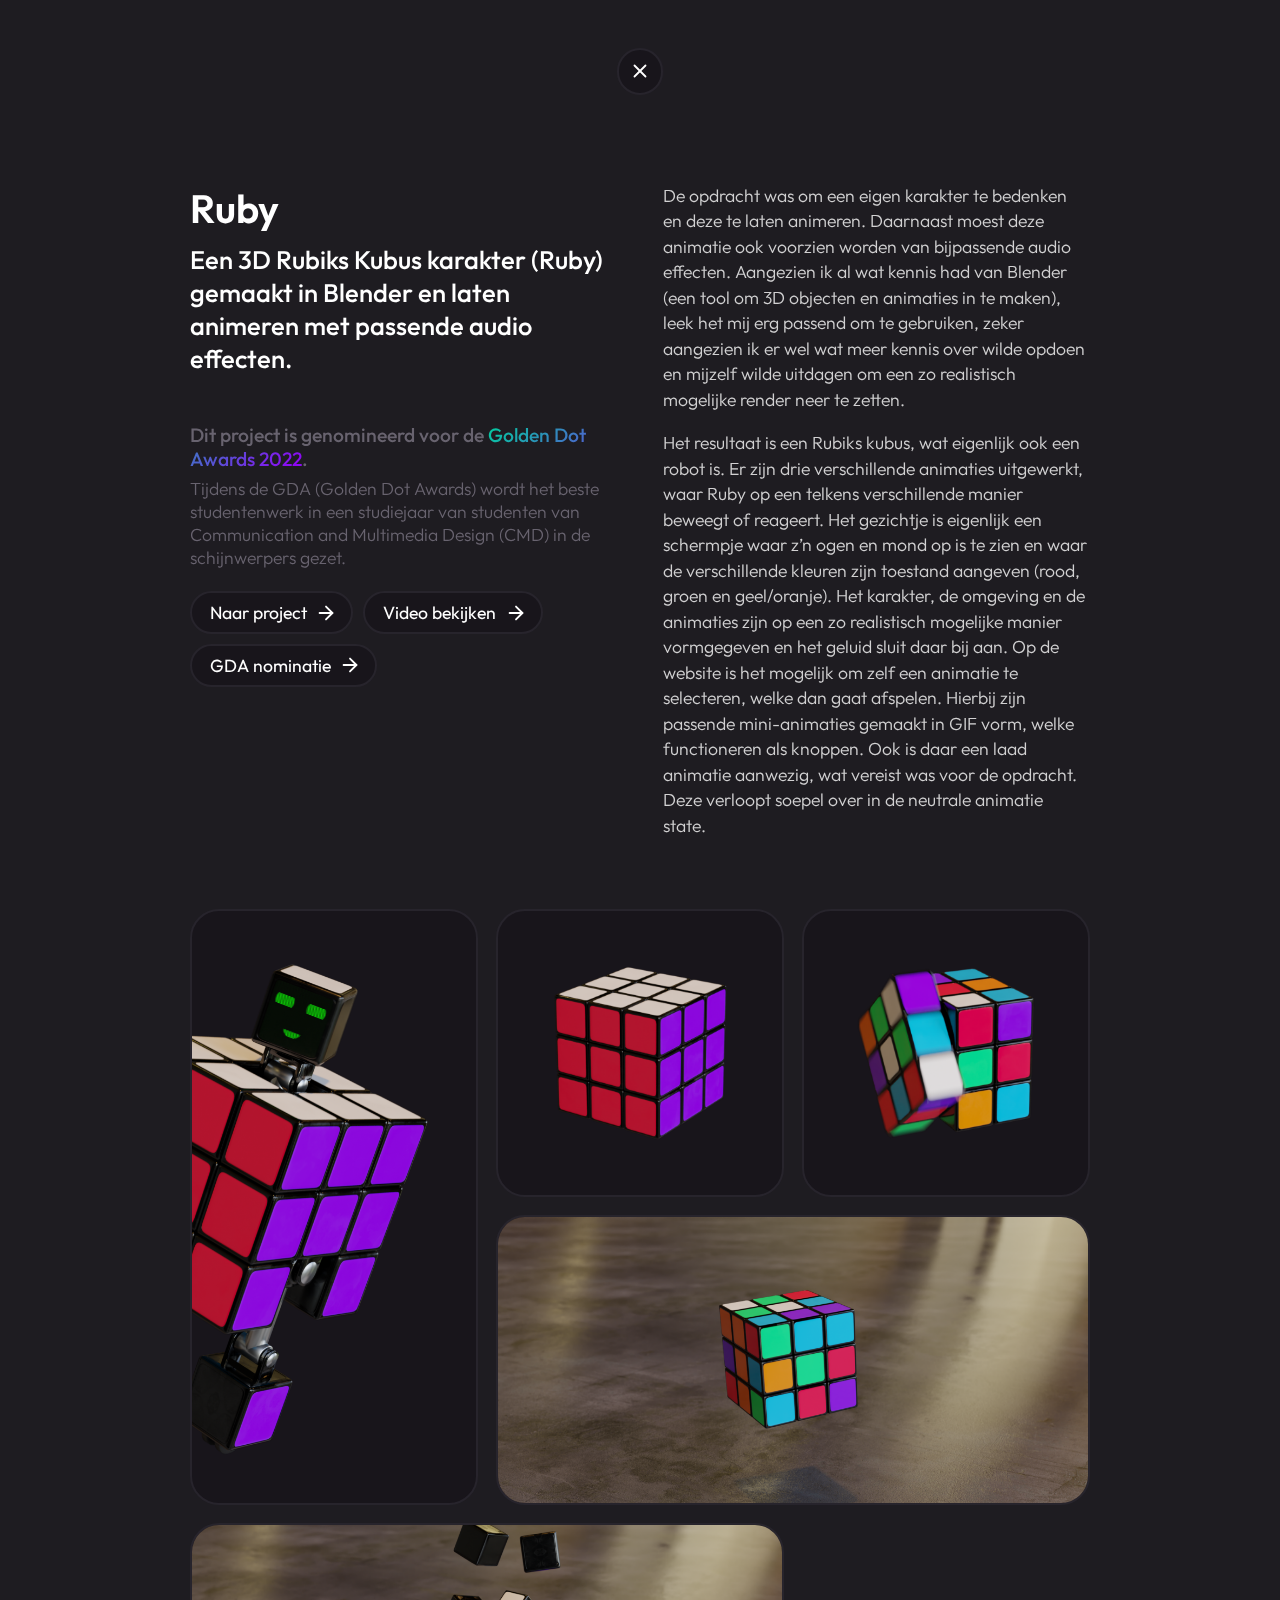
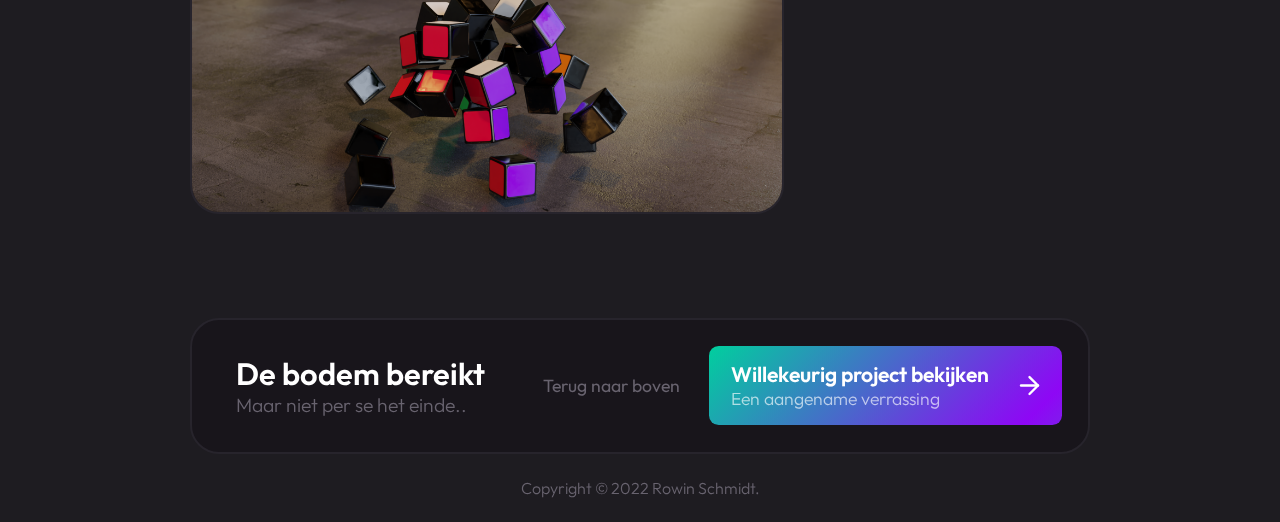
<file: project/ruby.html>
<!doctype html>
<html lang="nl">
<head>
	<meta charset="UTF-8">
	<meta name="author" content="Rowin Schmidt">
	<meta name="description" content="Welkom op mijn portfolio! Ik ben Rowin Schmidt, een designer, developer en creatieve geest uit Amsterdam. Ik houd mij bezig met front-end development van websites en (web) apps, met het designen van UI / UX en met het maken van 3D animaties en renders.">
    <meta name="viewport" content="width=device-width, initial-scale=1, maximum-scale=1, user-scalable=no">
	<title>Ruby - Rowin Schmidt</title>
    <link rel="icon" type="image/png" href="../assets/images/branding/Rowin-Schmidt-icon.svg">
    <link rel="preconnect" href="https://fonts.googleapis.com">
    <link rel="preconnect" href="https://fonts.gstatic.com" crossorigin>
    <link href="https://fonts.googleapis.com/css2?family=Outfit:wght@300;400;500;600;700&display=swap" rel="stylesheet">
    <link href="../assets/styles/main.css" rel="stylesheet">
</head>

<body class="content-page">
    <header>
        <button>
            <span>Sluiten</span>
            <svg xmlns="http://www.w3.org/2000/svg" width="24" height="24" viewBox="0 0 24 24" fill="none" stroke="currentColor" stroke-width="2" stroke-linecap="round" stroke-linejoin="round" class="feather feather-x"><line x1="18" y1="6" x2="6" y2="18"></line><line x1="6" y1="6" x2="18" y2="18"></line></svg>
        </button>
    </header>
    
    <main class="project-details">
        <section class="project-details-info">
            <section>
                <h2>Ruby</h2>
                <h3>Een 3D Rubiks Kubus karakter (Ruby) gemaakt in Blender en laten animeren met passende audio effecten.</h3>
                <strong>Dit project is genomineerd voor de <a href="https://www.cmd-amsterdam.nl/gda-2022/" target="_blank">Golden Dot Awards 2022</a>.</strong>
                <p>Tijdens de GDA (Golden Dot Awards) wordt het beste studentenwerk in een studiejaar van studenten van Communication and Multimedia Design (CMD) in de schijnwerpers gezet.</p>
                <ul>
                    <li>
                        <a href="https://oege.ie.hva.nl/~schmidr1/ruby/" target="_blank">
                            <span>Naar project</span>
                            <svg viewBox="0 0 24 24" fill="none" stroke="currentColor" stroke-width="2" stroke-linecap="round" stroke-linejoin="round"><line x1="5" y1="12" x2="19" y2="12"></line> <polyline points="12 5 19 12 12 19"></polyline></svg>
                        </a>
                    </li>
                    <li>
                        <a href="https://www.youtube.com/watch?v=emlh2Zr5iaI" target="_blank">
                            <span>Video bekijken</span>
                            <svg viewBox="0 0 24 24" fill="none" stroke="currentColor" stroke-width="2" stroke-linecap="round" stroke-linejoin="round"><line x1="5" y1="12" x2="19" y2="12"></line> <polyline points="12 5 19 12 12 19"></polyline></svg>
                        </a>
                    </li>
                    <li>
                        <a href="https://www.cmd-amsterdam.nl/portfolio/ruby-3d-robot-animatie/" target="_blank">
                            <span>GDA nominatie</span>
                            <svg viewBox="0 0 24 24" fill="none" stroke="currentColor" stroke-width="2" stroke-linecap="round" stroke-linejoin="round"><line x1="5" y1="12" x2="19" y2="12"></line> <polyline points="12 5 19 12 12 19"></polyline></svg>
                        </a>
                    </li>
                </ul>
            </section>
            <section>
                <p>De opdracht was om een eigen karakter te bedenken en deze te laten animeren. Daarnaast moest deze animatie ook voorzien worden van bijpassende audio effecten. Aangezien ik al wat kennis had van Blender (een tool om 3D objecten en animaties in te maken), leek het mij erg passend om te gebruiken, zeker aangezien ik er wel wat meer kennis over wilde opdoen en mijzelf wilde uitdagen om een zo realistisch mogelijke render neer te zetten.</p>
                <p>Het resultaat is een Rubiks kubus, wat eigenlijk ook een robot is. Er zijn drie verschillende animaties uitgewerkt, waar Ruby op een telkens verschillende manier beweegt of reageert. Het gezichtje is eigenlijk een schermpje waar z’n ogen en mond op is te zien en waar de verschillende kleuren zijn toestand aangeven (rood, groen en geel/oranje). Het karakter, de omgeving en de animaties zijn op een zo realistisch mogelijke manier vormgegeven en het geluid sluit daar bij aan. Op de website is het mogelijk om zelf een animatie te selecteren, welke dan gaat afspelen. Hierbij zijn passende mini-animaties gemaakt in GIF vorm, welke functioneren als knoppen.  Ook is daar een laad animatie aanwezig, wat vereist was voor de opdracht. Deze verloopt soepel over in de neutrale animatie state.</p>
            </section>
        </section>
        <section class="project-details-grid grid-layout-2">
            <ul>
                <li>
                    <img src="../assets/images/projects/ruby/ruby-visual.png" alt="Ruby project visual">
                </li>
                <li class="small-image">
                    <img src="../assets/images/projects/ruby/ruby-visual-1.png" alt="Ruby project visual">
                </li>
                <li class="full-image">
                    <img src="../assets/images/projects/ruby/ruby-visual-3.png" alt="Ruby project visual">
                </li>
                <li class="full-image">
                    <img src="../assets/images/projects/ruby/ruby-visual-4.png" alt="Ruby project visual">
                </li>
                <li class="small-image">
                    <img src="../assets/images/projects/ruby/ruby-visual-2.png" alt="Ruby project visual">
                </li>
            </ul>
        </section>
    </main>
    
    <footer>
        <ul>
            <li>
                <h2>De bodem bereikt</h2>
                <p>Maar niet per se het einde..</p>
            </li>
            <li>
                <button>Terug naar boven</button>
            </li>
            <li>
                <a href="#">
                    <ul>
                        <li>
                            <strong>Willekeurig project bekijken</strong>
                            <span>Een aangename verrassing</span>
                        </li>
                        <li>
                            <svg viewBox="0 0 24 24" fill="none" stroke="currentColor" stroke-width="2" stroke-linecap="round" stroke-linejoin="round"><line x1="5" y1="12" x2="19" y2="12"></line> <polyline points="12 5 19 12 12 19"></polyline></svg>
                        </li>
                    </ul>
                </a>
            </li>
        </ul>
        <p>Copyright © 2022 Rowin Schmidt.</p>
    </footer>

    <script src="../assets/scripts/main.js"></script>
</body>
</html>
</file>
<file: assets/styles/main.css>
/* VARIABLES -------------------------------- */
/* VARIABLES -------------------------------- */
:root {
    /* --font-headings: 'Qatar2022', sans-serif; */
    --font-outfit: 'Outfit', sans-serif;

    --wrapper-width: 1200px;
    --wrapper-small-width: 600px;

    --color-white: #FFFFFF;
    --color-black: #000000;

    --color-dark: #0b0b0b;
    --color-darkish: #1E1C21;
    --color-darkish-accent: #382E46;
    --color-darkish-highlight: #27242c;
    --color-darkish-lighter: #68636f;
    --color-darkish-darker: #18151b;

    --color-red: #eb2328;
    --color-purple: #9974d0;
    --color-blue: #34a9e8;

    --color-gradient-primary: #00cf9e;
    --color-gradient-secondary: #8e07f5;

    --color-whatsapp: #25d366;
    --color-linkedin: #0077b5;
    --color-github: #6e5494;

    --color-illustrator: #330000;
    --color-xd: #470137;
    --color-photoshop: #001e36;

}




/* FONTS -------------------------------- */
/* FONTS -------------------------------- */
/* @font-face {
    font-family: 'Qatar2022';
    src: url('../fonts/qatar2022/Qatar2022-Bold.woff2') format('woff2'),
        url('../fonts/qatar2022/Qatar2022-Bold.woff') format('woff');
    font-weight: 600;
    font-style: normal;
    font-display: swap;
}
@font-face {
    font-family: 'Qatar2022';
    src: url('../fonts/qatar2022/Qatar2022-Heavy.woff2') format('woff2'),
        url('../fonts/qatar2022/Qatar2022-Heavy.woff') format('woff');
    font-weight: 900;
    font-style: normal;
    font-display: swap;
} */



/* RESET -------------------------------- */
/* RESET -------------------------------- */
*, *::after, *::before {
  box-sizing: border-box;  
  outline: none;
  appearance: none;
  margin: 0;
  padding: 0;
}



/* GLOBAL -------------------------------- */
/* GLOBAL -------------------------------- */
html {
    height: 100%;
}
body {
    background-color: var(--color-darkish);
    /* background-color: var(--color-dark); */
    color: var(--color-white);
    font-family: var(--font-outfit);
    font-size: 16px;
    overflow: hidden;
}
body.loaded {
    overflow: auto;
}
body.no-scrollbar {
    -ms-overflow-style: none;
    scrollbar-width: none;
}
body.no-scrollbar::-webkit-scrollbar {
    display: none;
}


button {
    font-family: var(--font-outfit);
    font-size: 1em;
}



/* LANDING RENDER -------------------------------- */
/* LANDING RENDER -------------------------------- */
section.landing-render {
    height: 350vh;
    height: 3500px;
}
section.landing-render canvas {
    position: fixed;
    left: 50%;
    top: 50%;
    transform: translate(-50%, -50%);
    height: 100%;
    width: 100%;
    object-fit: cover;
    transition: 450ms;
}
section.landing-render.hidden canvas,
section.landing-render.hidden strong {
    opacity: 0;
    visibility: hidden;
}
section.landing-render strong {
    position: fixed;
    left: 50%;
    bottom: 2em;
    padding: 0.45em 1em;
    background-color: rgb(0 0 0 / 0.075);
    border: 2px solid rgb(255 255 255 / 0.1);
    border-radius: 2em;
    color: var(--color-white);
    backdrop-filter: blur(1em) saturate(150%);
    -webkit-backdrop-filter: blur(1em) saturate(150%);
    font-size: 1.1em;
    font-weight: 400;
    text-decoration: none;
    transform: translateX(-50%);
    transition: 250ms;
}
section.landing-render video {
    display: none;
}



/* LOADING OVERLAY -------------------------------- */
/* LOADING OVERLAY -------------------------------- */
section.loading-overlay {
    /* display: none !important; */
    position: fixed;
    left: 0;
    top: 0;
    height: 100%;
    width: 100%;
    display: grid;
    place-items: center;   
    background-color: var(--color-darkish-darker);
    opacity: 1;
    visibility: visible;
    transition: 1s 250ms;
    z-index: 1000;
}
section.loading-overlay svg {
    position: absolute;
    height: 21%;
    fill: none;
    stroke-dasharray: 250;
    stroke-width: 6px;
    stroke-linecap: round;
    overflow: visible;
    animation: loading-overlay-logo 20s infinite linear;
    transition: 450ms;
}
section.loading-overlay svg path:first-of-type {
    stroke: var(--color-gradient-secondary);
}
section.loading-overlay svg path:last-of-type {
    stroke: var(--color-gradient-primary);
}
section.loading-overlay h1 {
    position: absolute;
    bottom: 2em;
    color: rgb(255 255 255 / 0.1);
    font-size: 1.5em;
    font-weight: 500;
    text-transform: uppercase;
    letter-spacing: 0.25em;
    transition: 250ms;
}
body.loaded section.loading-overlay {
    opacity: 0;
    visibility: hidden;
}
body.loaded section.loading-overlay svg {
    opacity: 0;
}
body.loaded-fully section.loading-overlay svg {
    animation-play-state: paused;
}
body.loaded section.loading-overlay h1 {
    opacity: 0;
}



/* HEADER -------------------------------- */
/* HEADER -------------------------------- */
header {
    position: sticky;
    display: flex;
    flex-direction: row;
    justify-content: space-between;
    align-items: center;
    width: 100%;
    margin-top: 3em;
    padding: 0 3.5em;
    top: 2em;
    z-index: 999;
}
header::after {
    content: '';
    position: absolute;
    left: 0;
    top: -2em;
    height: 15em;
    width: 100%;
    backdrop-filter: blur(1em);
    -webkit-backdrop-filter: blur(1em);
	-webkit-mask-image: linear-gradient(black 0%, black 25%, rgb(0 0 0 / 0.9) 40%, transparent 100%);
    z-index: -1;
    pointer-events: none;
}
header > nav {
    position: relative;
    background-color: rgb(0 0 0 / 0.25);
    border-radius: 2.5em;
    backdrop-filter: blur(1em);
    -webkit-backdrop-filter: blur(1em);
}
header > nav ul {
    position: relative;
    display: flex;
    flex-direction: row;
    justify-content: center;
    align-items: center;
    list-style: none;
    width: fit-content;
    padding: 0.3em;
    z-index: 2;
}
header > nav ul li button.active {
    color: var(--color-white);
} 
header > nav ul li button {
    padding: 0.4em 1em;
    background-color: transparent;
    color: rgb(255 255 255 / 0.5);
    border: none;
    border-radius: 2em;
    cursor: pointer;
    transition: 350ms color;
}
header > nav ul li button:hover {
    color: var(--color-white);
}
header > nav div {
    position: absolute;
    left: 0;
    top: 50%;
    height: calc(100% - 0.6em);
    width: 0;
    background-color: rgb(255 255 255 / 0.1);
    background-color: var(--color-darkish-highlight);
    border-radius: 2em;
    transform: translateY(-50%);
    transition: 450ms;
}
header > div {
    flex: 1;
}
header > div:last-of-type {
    text-align: right;
}
header > div a {
    text-decoration: none;
    color: var(--color-white);
    transition: 350ms opacity;
}
header > div a:hover {
    opacity: 0.5;
}
header > div svg {
    height: 4.5em;
    fill: rgb(0 0 0 / 0.5);
}

body.content-page header {
    position: relative;
    justify-content: center;
    top: 0;
}
body.content-page header::after {
    display: none;
}
body.content-page header > button {
    position: relative;
    display: inline-flex;
    flex-direction: row;
    justify-content: center;
    align-items: center;
    padding: 0.65em;
    aspect-ratio: 1 / 1;
    background-color: transparent;
    border: none;
    color: var(--color-white);
    border-radius: 2em;
    font-size: 1.1em;
    cursor: pointer;
}
body.content-page header > button::after {
    content: '';
    position: absolute;
    left: 0;
    top: 0;
    right: 0;
    bottom: 0;
    border-radius: inherit;
    background-color: var(--color-darkish-darker);
    backdrop-filter: blur(1em) saturate(150%);
    -webkit-backdrop-filter: blur(1em) saturate(150%);
    border: 2px solid var(--color-darkish-highlight);
    z-index: 0;
    transition: 250ms ease;
}
body.content-page header > button:hover::after {
    border: 2px solid var(--color-white);
    background-color: rgb(255 255 255 / 0.025);
    transform: scale(1.15)
}
body.content-page header > button span {
    display: none;
}
body.content-page header > button svg {
    height: 1.25em;
    transition: 250ms ease;
    z-index: 1;
}



/* DASHBOARD -------------------------------- */
/* DASHBOARD -------------------------------- */
main section.dashboard {
    /* margin-top: 350vh; */
    margin-top: 3em;
}
main section.dashboard > ul {
    list-style: none;
    display: grid;
    /* grid-template-columns: repeat(auto-fill, minmax(20%, 1fr));
    grid-auto-rows: 4rem; */
    /* grid-template-areas: 
    "a a b b"
    "a a c d
    "e f f g"; */
    grid-template-columns: repeat(4, 1fr);
    /* grid-template-rows: repeat(auto-fill, 1fr); */
    grid-gap: 1em;
    grid-auto-flow: row dense;
    margin: 0 auto;
    width: 90%;
    max-width: var(--wrapper-width);
}
main section.dashboard > ul.grid-items-about > li:not(.grid-item-about),
main section.dashboard > ul.grid-items-project > li:not(.grid-item-project),
main section.dashboard > ul.grid-items-extra > li:not(.grid-item-extra) {
    opacity: 0.35;
    filter: blur(0.25em);
    pointer-events: none;
}
main section.dashboard > ul > li {
    padding: 2.2em 2.5em;
    /* background-color: rgb(0 0 0 / 0.2); */
    background-color: var(--color-darkish-darker);
    border: 2px solid var(--color-darkish-highlight);
    border-radius: 1.65em;
    font-size: 1.1em;
    font-weight: 300;
    overflow: hidden;
    transition: 350ms ease;
}
/* main section.dashboard > ul > li.grid-item-2x1 {
    grid-column: span 2;
    grid-row: span 1;
    aspect-ratio: 2 / 1;
    height: calc((1200px / 4) - 12px);
} */
main section.dashboard > ul > li.grid-item-1x1 {
    /* aspect-ratio: 1 / 1;
    grid-column: span 1; */
    aspect-ratio: 1;
}
main section.dashboard > ul > li.grid-item-project {
    position: relative;
    display: flex;
    flex-direction: column;
    justify-content: flex-end;
    padding: 1.5em;
}
main section.dashboard > ul > li.grid-item-project.large-background-image > img,
main section.dashboard > ul > li.grid-item-project.large-contain-background-image > img {
    position: absolute;
    left: 0;
    top: 0;
    height: 100%;
    width: 100%;
    object-fit: cover;
    z-index: 0;
}
main section.dashboard > ul > li.grid-item-project.large-contain-background-image > img {
    object-fit: contain;
}
main section.dashboard > ul > li.grid-item-project.large-background-image > a,
main section.dashboard > ul > li.grid-item-project.large-contain-background-image > a {
    background-color: rgb(0 0 0 / 0.15);
    border: 2px solid rgb(255 255 255 / 0.2);
    z-index: 1;
}
main section.dashboard > ul > li p {
    color: rgb(255 255 255 / 0.8);
}

main section.dashboard > ul > li:nth-of-type(1) {
    grid-column: span 2;
    display: flex;
    flex-direction: row;
    gap: 2em;
}
main section.dashboard > ul > li:nth-of-type(1) div {
    display: flex;
    flex-direction: column;
    justify-content: space-between;
}
main section.dashboard > ul > li:nth-of-type(1) div img {
    height: 7em;
    aspect-ratio: 1 / 1;
    object-fit: cover;
    border-radius: 0.75em;
}
main section.dashboard > ul > li:nth-of-type(1) div h2 {
    font-size: 1em;
    font-weight: 300;
    color: var(--color-darkish-lighter);
}
main section.dashboard > ul > li:nth-of-type(1) p {
    align-self: flex-end;
    line-height: 1.3em;
}
main section.dashboard > ul > li:nth-of-type(1) strong {
    font-weight: 500;
    background: -webkit-linear-gradient(-45deg, var(--color-gradient-primary), var(--color-gradient-secondary));
    -webkit-background-clip: text;
    -webkit-text-fill-color: transparent;
}
main section.dashboard > ul > li:nth-of-type(1) strong:first-of-type {
    font-size: 2em;
    font-weight: 600;
    color: var(--color-gradient-secondary);
}

main section.dashboard > ul > li:nth-of-type(2) {
    padding: 0;
}
main section.dashboard > ul > li:nth-of-type(2) > div {
    height: 100%;
    width: 100%;
}
main section.dashboard > ul > li:nth-of-type(2) > div .gmnoprint, 
main section.dashboard > ul > li:nth-of-type(2) > div .gm-svpc,
main section.dashboard > ul > li:nth-of-type(2) > div .gm-style-cc,
main section.dashboard > ul > li:nth-of-type(2) > div .gm-fullscreen-control,
main section.dashboard > ul > li:nth-of-type(2) > div div > a > div > img {
    display: none;
}

main section.dashboard > ul > li:nth-of-type(3) {
    grid-row: span 2;
}

main section.dashboard > ul > li:nth-of-type(4) {
    position: relative;
    display: flex;
    flex-direction: column;
    justify-content: space-between;
    padding: 2em 2.5em;
}
main section.dashboard > ul > li:nth-of-type(4) div {
    position: absolute;
    left: 0;
    top: 0;
    height: 100%;
    width: 100%;
    background-image: url("https://i.scdn.co/image/ab67616d0000b273361306691aa9a1a0c8141fa9");
    background-size: cover;
    background-position: center;
    filter: blur(1em);
}
main section.dashboard > ul > li:nth-of-type(4) div:after {
    content: '';
    position: absolute;
    left: 0;
    top: 0;
    height: 100%;
    width: 100%;
    background-color: rgb(0 0 0 / 0.35);
}
main section.dashboard > ul > li:nth-of-type(4) > strong {
    position: relative;
    font-size: 0.9em;
    font-weight: 400;
    color: rgb(255 255 255 / 0.4);
    z-index: 1;
}
main section.dashboard > ul > li:nth-of-type(4) a {
    width: fit-content;
    text-decoration: none;
    cursor: pointer;
    color: var(--color-white);
    transition: 350ms;
}
main section.dashboard > ul > li:nth-of-type(4) a:hover {
    opacity: 0.65;
}
main section.dashboard > ul > li:nth-of-type(4) a img {
    position: relative;
    margin-bottom: 0.6em;
    height: 5em;
    aspect-ratio: 1 / 1;
    object-fit: cover;
    border-radius: 0.5em;
    box-shadow: 0 0em 1em rgb(0 0 0 / 0.25);
    z-index: 1;
}
main section.dashboard > ul > li:nth-of-type(4) a h4 {
    display: none;
    position: relative;
    font-size: 0.75em;
    font-weight: 500;
    z-index: 1;
}
main section.dashboard > ul > li:nth-of-type(4) a h3 {
    position: relative;
    font-size: 1.15em;
    font-weight: 600;
    z-index: 1;
}
main section.dashboard > ul > li:nth-of-type(4) a strong {
    position: relative;
    font-size: 0.85em;
    font-weight: 300;
    color: rgb(255 255 255 / 0.65);
    z-index: 1;
}
main section.dashboard > ul > li:nth-of-type(4) a strong::after {
    content: ',';
    margin-right: 0.3em;
}
main section.dashboard > ul > li:nth-of-type(4) a strong:last-of-type::after {
    display: none;
}
main section.dashboard > ul > li:nth-of-type(4).spotify-web-api-active .spotify-placeholder {
    display: none;
}

main section.dashboard > ul > li:nth-of-type(5) {
    padding: 2em;
}
main section.dashboard > ul > li:nth-of-type(5) > ul {
    list-style: none;
    display: grid;
    grid-template-columns: 1fr 1fr;
    grid-template-rows: 1fr 1fr;
    gap: 1.25em;
}  
main section.dashboard > ul > li:nth-of-type(5) > ul > li {
    position: relative;
    aspect-ratio: 1 / 1;
    border-radius: 0.5em;
}
main section.dashboard > ul > li:nth-of-type(5) > ul > li::after {
    content: '';
    position: absolute;
    left: 0;
    top: 0;
    right: 0;
    bottom: 0;
    border-radius: inherit;
    z-index: 0;
    transition: 350ms ease;
}
main section.dashboard > ul > li:nth-of-type(5) > ul > li:hover::after {
    transform: scale(1.1);
}
main section.dashboard > ul > li:nth-of-type(5) > ul > li:nth-of-type(1),
main section.dashboard > ul > li:nth-of-type(5) > ul > li:nth-of-type(1)::after {
    background-color: var(--color-whatsapp);
}
main section.dashboard > ul > li:nth-of-type(5) > ul > li:nth-of-type(2),
main section.dashboard > ul > li:nth-of-type(5) > ul > li:nth-of-type(2)::after {
    background-color: var(--color-linkedin);
}
main section.dashboard > ul > li:nth-of-type(5) > ul > li:nth-of-type(3),
main section.dashboard > ul > li:nth-of-type(5) > ul > li:nth-of-type(3)::after {
    background-color: var(--color-github);
}
main section.dashboard > ul > li:nth-of-type(5) > ul > li:nth-of-type(4),
main section.dashboard > ul > li:nth-of-type(5) > ul > li:nth-of-type(4)::after {
    background-color: var(--color-darkish-highlight);
}
main section.dashboard > ul > li:nth-of-type(5) > ul > li a {
    position: relative;
    display: grid;
    place-items: center;
    height: 100%;
    width: 100%;
    text-decoration: none;
    overflow: hidden;
    z-index: 1;
}
main section.dashboard > ul > li:nth-of-type(5) > ul > li a svg {
    height: 45%;
    transition: 350ms ease;
}
main section.dashboard > ul > li:nth-of-type(5) > ul > li:hover a svg {
    transform: scale(0.8) translateY(-37.5%);
}
main section.dashboard > ul > li:nth-of-type(5) > ul > li a strong {
    position: absolute;
    left: 50%;
    bottom: 0.8em;
    font-size: 0.85em;
    font-weight: 400;
    color: var(--color-white);
    transform: translate(-50%, 65%) scale(0.75);
    opacity: 0;
    transition: 350ms ease;
}
main section.dashboard > ul > li:nth-of-type(5) > ul > li:hover a strong {
    transform: translate(-50%, 0) scale(1);
    opacity: 1;
}

main section.dashboard > ul > li:nth-of-type(6) {
    grid-row: span 2;
}

main section.dashboard > ul > li:nth-of-type(7) {
    grid-column: span 2;
    position: relative;
    display: flex;
    flex-direction: column;
    overflow: hidden;
}
main section.dashboard > ul > li:nth-of-type(7)::before {
    content: '';
    position: absolute;
    left: 0;
    top: 50%;
    height: 80%;
    width: 2.5em;
    background-image: linear-gradient(90deg, var(--color-darkish-darker) 10%, rgb(24 21 27 / 0) 90%);
    transform: translateY(-50%);
    pointer-events: none;
    z-index: 3;
}
main section.dashboard > ul > li:nth-of-type(7)::after {
    content: '';
    position: absolute;
    right: 0;
    top: 50%;
    height: 80%;
    width: 2.5em;
    background-image: linear-gradient(-90deg, var(--color-darkish-darker) 10%, rgb(24 21 27 / 0) 90%);
    transform: translateY(-50%);
    pointer-events: none;
    z-index: 3;
}
main section.dashboard > ul > li:nth-of-type(7) p:last-of-type {
    margin-top: 0.75em;
    color: var(--color-darkish-lighter);
}
main section.dashboard > ul > li:nth-of-type(7) > ul {
    list-style: none;
    flex: 1;
    display: flex;
    flex-direction: row;
    align-items: flex-end;
    gap: 0.85em;
    margin-left: -2.5em;
    padding-left: 2.5em;
    width: calc(100% + 5em);
    overflow-x: auto;
    white-space: nowrap;
    -ms-overflow-style: none;
    scrollbar-width: none;
}
main section.dashboard > ul > li:nth-of-type(7) > ul::-webkit-scrollbar {
    display: none;
}
main section.dashboard > ul > li:nth-of-type(7) > ul > li {
    display: grid;
    position: relative;
    place-items: center;
    padding: 0.4em;
    height: 4.75em;
    aspect-ratio: 1 / 1;
    background-color: var(--color-darkish-highlight);
    border: 2px solid rgb(255 255 255 / 0.05);
    border-radius: 0.5em;
    white-space: initial;
    text-align: center;
}
main section.dashboard > ul > li:nth-of-type(7) > ul > li:nth-of-type(1) {
    background-color: var(--color-illustrator);
    border: 2px solid rgb(255 255 255 / 0.1);
}
main section.dashboard > ul > li:nth-of-type(7) > ul > li:nth-of-type(2) {
    background-color: var(--color-xd);
    border: 2px solid rgb(255 255 255 / 0.1);
}
main section.dashboard > ul > li:nth-of-type(7) > ul > li:nth-of-type(3) {
    background-color: var(--color-photoshop);
    border: 2px solid rgb(255 255 255 / 0.1);
}
main section.dashboard > ul > li:nth-of-type(7) > ul > li:nth-of-type(4),
main section.dashboard > ul > li:nth-of-type(7) > ul > li:nth-of-type(8),
main section.dashboard > ul > li:nth-of-type(7) > ul > li:nth-of-type(9) {
    background-color: var(--color-darkish);
    border: 2px solid rgb(255 255 255 / 0.055);
}
main section.dashboard > ul > li:nth-of-type(7) > ul > li:last-of-type {
    margin-left: -0.85em;
    width: 2.5em;
    visibility: hidden;
}
main section.dashboard > ul > li:nth-of-type(7) > ul > li figure {
    position: absolute;
    display: grid;
    place-items: center;
    height: 100%;
    aspect-ratio: 1 / 1;
    z-index: 1;
    overflow: hidden;
}
main section.dashboard > ul > li:nth-of-type(7) > ul > li figure img {
    height: 100%;
    aspect-ratio: 1 / 1;
    object-fit: contain;
    transition: 650ms ease;
}
main section.dashboard > ul > li:nth-of-type(7) > ul > li:hover figure img {
    filter: blur(1em);
}
main section.dashboard > ul > li:nth-of-type(7) > ul > li:nth-of-type(n+4) figure img {
    height: 60%;
}
main section.dashboard > ul > li:nth-of-type(7) > ul > li strong {
    font-size: 0.8em;
    font-weight: 400;
    opacity: 0;
    z-index: 2;
    pointer-events: none;
    transform: scale(0.75);
    transition: 350ms ease;
}
main section.dashboard > ul > li:nth-of-type(7) > ul > li:hover strong {
    opacity: 1;
    transform: scale(1);
}

main section.dashboard > ul > li:nth-of-type(8) {
    /* background-color: red; */
}
main section.dashboard > ul > li:nth-of-type(8) > time {
    font-size: 0.85em;
    font-weight: 500;
    text-transform: uppercase;
    color: var(--color-red);
}
main section.dashboard > ul > li:nth-of-type(8) > h3 {
    font-size: 2.75em;
    font-weight: 300;
    margin-top: -0.1em;
    margin-bottom: 0.25em;
}
main section.dashboard > ul > li:nth-of-type(8) > span {
    font-size: 0.85em;
    font-weight: 500;
    text-transform: uppercase;
    color: var(--color-darkish-lighter);
}
main section.dashboard > ul > li:nth-of-type(8) > ol {
    list-style: none;
    display: flex;
    flex-direction: column;
    gap: 0.5em;
    margin-top: 0.45em;
}
main section.dashboard > ul > li:nth-of-type(8) > ol > li {
    position: relative;
    margin-left: 0.65em;
    padding: 0.15em 0.45em 0.25em 0.45em;
    background-color: rgb(110 84 148 / 0.075);
    border-radius: 0.25em;
}
main section.dashboard > ul > li:nth-of-type(8) > ol > li::before {
    content: '';
    position: absolute;
    left: -0.65em;
    top: 0;
    height: 100%;
    width: 0.35em;
    background-color: var(--color-purple);
    border-radius: 0.2em;
}
main section.dashboard > ul > li:nth-of-type(8) > ol > li:last-of-type {
    padding: 0.1em 0.45em;
    background-color: transparent;
}
main section.dashboard > ul > li:nth-of-type(8) > ol > li:last-of-type::before {
    background-color: var(--color-blue);
}
main section.dashboard > ul > li:nth-of-type(8) > ol > li h4 {
    font-size: 1em;
    font-weight: 500;
    color: var(--color-purple);
}
main section.dashboard > ul > li:nth-of-type(8) > ol > li time {
    display: block;
    font-size: 0.85em;
    font-weight: 300;
    color: var(--color-purple);
}
main section.dashboard > ul > li:nth-of-type(8) > ol > li h5 {
    font-size: 0.85em;
    font-weight: 300;
    color: var(--color-darkish-lighter);
}

main section.dashboard > ul > li:nth-of-type(9) {
    grid-row: span 2;
}

main section.dashboard > ul > li:nth-of-type(10) {
    display: flex;
    flex-direction: column;
    justify-content: space-between;
    padding: 1.65em 2.5em 1.5em 2.5em;
}
main section.dashboard > ul > li:nth-of-type(10) h2 {
    font-size: 1.45em;
    font-weight: 600;
    line-height: 1.2em;
    color: var(--color-gradient-secondary);
    background: -webkit-linear-gradient(-45deg, var(--color-gradient-primary), var(--color-gradient-secondary));
    -webkit-background-clip: text;
    -webkit-text-fill-color: transparent;
}
main section.dashboard > ul > li:nth-of-type(10) p {
    margin-top: 0.65em;
}
main section.dashboard > ul > li:nth-of-type(10) a {
    margin-left: -1em;
}

main section.dashboard > ul > li:nth-of-type(11) {
    grid-column: span 2;
}

main section.dashboard > ul > li:nth-of-type(12) {
    grid-column: span 2;
}

/* GRID ITEM PROJECT */
main section.dashboard > ul > li:not(:nth-of-type(4)) > a {
    display: inline-flex;
    flex-direction: row;
    justify-content: space-between;
    align-items: center;
    gap: 0.5em;
    padding: 0.45em 0.8em 0.45em 1em;
    width: fit-content;
    color: var(--color-white);
    border: 2px solid var(--color-darkish-highlight);
    border-radius: 2em;
    backdrop-filter: blur(1em) saturate(150%);
    -webkit-backdrop-filter: blur(1em) saturate(150%);
    font-weight: 400;
    text-decoration: none;
    transition: 250ms ease;
}
main section.dashboard > ul > li:not(:nth-of-type(4)):hover > a {
    padding: 0.45em 1em;
    background-color: rgb(255 255 255 / 0.025);
}
main section.dashboard > ul > li:not(:nth-of-type(4)) > a:hover {
    border: 2px solid var(--color-white);
    background-color: rgb(255 255 255 / 0.05);
}
main section.dashboard > ul > li:not(:nth-of-type(4)) > a svg {
    height: 1.25em;
    transition: 250ms ease;
}
main section.dashboard > ul > li:not(:nth-of-type(4)):hover > a svg {
    transform: translateX(0.25em);
}



/* CONTENT PAGE -------------------------------- */
/* CONTENT PAGE -------------------------------- */
body.content-page main,
body.content-page footer {
    transition: 650ms ease;
}
body.content-page main.less-visible,
body.content-page footer.less-visible  {
    transform: translateY(1em);
    opacity: 0.5;
    filter: blur(0.15em);
    pointer-events: none;
}

/* PROJECT DETAILS ---------- */
main.project-details {
    margin-top: 5em;
    font-size: 1.1em;
    font-weight: 300;
    color: rgb(255 255 255 / 0.8);
}
main section.project-details-info {
    display: flex;
    flex-direction: row;
    justify-content: space-between;
    align-items: flex-start;
    gap: 2.65em;
    margin: 0 auto;
    width: 90%;
    max-width: var(--wrapper-width);
}
main section.project-details-info > section {
    flex: 1;
}
main section.project-details-info > section:first-of-type h2 {
    margin-bottom: 0.25em;
    font-size: 2.25em;
    font-weight: 600;
    color: var(--color-white);
}
main section.project-details-info > section:first-of-type h3 {
    font-size: 1.45em;
    font-weight: 500;
    color: var(--color-white);
}
main section.project-details-info > section:first-of-type strong {
    display: block;
    margin-top: 2.5em;
    font-size: 1.1em;
    font-weight: 500;
    color: var(--color-darkish-lighter);
}
main section.project-details-info > section:first-of-type strong a {
    position: relative;
    background: -webkit-linear-gradient(-45deg, var(--color-gradient-primary), var(--color-gradient-secondary), var(--color-gradient-primary));
    background-size: 200%;
    background-position: top left;
    -webkit-background-clip: text;
    -webkit-text-fill-color: transparent;
    text-decoration: none;
    transition: 850ms ease;
}
main section.project-details-info > section:first-of-type strong a::after {
    content: '';
    position: absolute;
    left: 0;
    bottom: 0.05em;
    width: 100%;
    background-image: linear-gradient(90deg, var(--color-gradient-primary) 0%, var(--color-gradient-secondary) 50%, var(--color-gradient-primary) 100%);
    background-size: 200%;
    background-position: center left;
    border-radius: 0.1em;
    height: 0.1em;
    transition: 850ms ease;
}
main section.project-details-info > section:first-of-type strong a:hover {
    background-position: bottom right;
}
main section.project-details-info > section:first-of-type strong a:hover::after {
    background-position: center right;
}
main section.project-details-info > section:first-of-type ul {
    list-style: none;
    display: flex;
    flex-direction: row;
    gap: 0.55em;
    margin-top: 1.25em;
}
main section.project-details-info > section:first-of-type ul li > a {
    display: inline-flex;
    flex-direction: row;
    justify-content: space-between;
    align-items: center;
    gap: 0.5em;
    padding: 0.45em 0.8em 0.45em 1em;
    width: fit-content;
    background-color: var(--color-darkish-darker);
    color: var(--color-white);
    border: 2px solid var(--color-darkish-highlight);
    border-radius: 2em;
    font-weight: 400;
    text-decoration: none;
    transition: 250ms ease;
}
main section.project-details-info > section:first-of-type ul li > a:hover {
    padding: 0.45em 1em;
    border: 2px solid var(--color-white);
    background-color: rgb(255 255 255 / 0.05);
}
main section.project-details-info > section:first-of-type ul li > a svg {
    height: 1.25em;
    transition: 250ms ease;
}
main section.project-details-info > section:first-of-type ul li > a:hover svg {
    transform: translateX(0.25em);
}
main section.project-details-info > section:first-of-type p {
    margin-top: 0.35em;
    color: var(--color-darkish-lighter);
}
main section.project-details-info > section:first-of-type > span {
    display: block;
    margin-top: 1em;
    color: var(--color-darkish-lighter);
}
main section.project-details-info > section:last-of-type p {
    line-height: 1.45em;
    margin-bottom: 1em;
}
main section.project-details-info > section:last-of-type p:last-of-type {
    margin-bottom: 0;
}
main section.project-details-info > section:last-of-type p a {
    position: relative;
    background: -webkit-linear-gradient(-45deg, var(--color-gradient-primary), var(--color-gradient-secondary), var(--color-gradient-primary));
    background-size: 200%;
    background-position: top left;
    -webkit-background-clip: text;
    -webkit-text-fill-color: transparent;
    text-decoration: none;
    font-weight: 400;
    transition: 850ms ease;
}
main section.project-details-info > section:last-of-type p a::after {
    content: '';
    position: absolute;
    left: 0;
    bottom: 0;
    width: 100%;
    background-image: linear-gradient(90deg, var(--color-gradient-primary) 0%, var(--color-gradient-secondary) 50%, var(--color-gradient-primary) 100%);
    background-size: 200%;
    background-position: center left;
    border-radius: 0.1em;
    height: 0.1em;
    transition: 850ms ease;
}
main section.project-details-info > section:last-of-type p a:hover {
    background-position: bottom right;
}
main section.project-details-info > section:last-of-type p a:hover::after {
    background-position: center right;
}
main section.project-details-grid {
    margin: 4em auto 0em auto;
    width: 90%;
    max-width: var(--wrapper-width);
}
main section.project-details-grid ul {
    list-style: none;
    display: grid;
    grid-template-columns: repeat(4, 1fr);
    grid-gap: 1em;
    grid-auto-flow: row dense;
}
main section.project-details-grid ul li {
    background-color: var(--color-darkish-darker);
    border: 2px solid var(--color-darkish-highlight);
    border-radius: 1.65em;
    overflow: hidden;
    line-height: 0;
}
/* GRID LAYOUT 1 (6 ITEMS) */
main section.project-details-grid.grid-layout-1 ul li:nth-of-type(1),
main section.project-details-grid.grid-layout-1 ul li:nth-of-type(2),
main section.project-details-grid.grid-layout-1 ul li:nth-of-type(5),
main section.project-details-grid.grid-layout-1 ul li:nth-of-type(6) {
    aspect-ratio: 1;
}   
main section.project-details-grid.grid-layout-1 ul li:nth-of-type(3),
main section.project-details-grid.grid-layout-1 ul li:nth-of-type(4) {
    grid-row: span 2;
}
/* GRID LAYOUT 2 (5 ITEMS)*/
main section.project-details-grid.grid-layout-2 ul li:nth-of-type(1) {
    grid-row: span 2;
}
main section.project-details-grid.grid-layout-2 ul li:nth-of-type(2),
main section.project-details-grid.grid-layout-2 ul li:nth-of-type(5) {
    aspect-ratio: 1;
}
main section.project-details-grid.grid-layout-2 ul li:nth-of-type(3),
main section.project-details-grid.grid-layout-2 ul li:nth-of-type(4) {
    grid-column: span 2;
}
/* GRID LAYOUT 3 (5 ITEMS) */
main section.project-details-grid.grid-layout-3 ul li:nth-of-type(1),
main section.project-details-grid.grid-layout-3 ul li:nth-of-type(5) {
    aspect-ratio: 1;
}   
main section.project-details-grid.grid-layout-3 ul li:nth-of-type(2),
main section.project-details-grid.grid-layout-3 ul li:nth-of-type(3),
main section.project-details-grid.grid-layout-3 ul li:nth-of-type(4) {
    grid-row: span 2;
}
/* GRID LAYOUT 4 (5 ITEMS)*/
main section.project-details-grid.grid-layout-4 ul li:nth-of-type(1) {
    grid-row: span 2;
}
main section.project-details-grid.grid-layout-4 ul li:nth-of-type(3),
main section.project-details-grid.grid-layout-4 ul li:nth-of-type(4) {
    aspect-ratio: 1;
}
main section.project-details-grid.grid-layout-4 ul li:nth-of-type(2),
main section.project-details-grid.grid-layout-4 ul li:nth-of-type(5) {
    grid-column: span 2;
}
/* GRID LAYOUT 5 (5 ITEMS)*/
main section.project-details-grid.grid-layout-5 ul li:nth-of-type(1) {
    grid-row: span 2;
}
main section.project-details-grid.grid-layout-5 ul li:nth-of-type(3),
main section.project-details-grid.grid-layout-5 ul li:nth-of-type(5) {
    aspect-ratio: 1;
}
main section.project-details-grid.grid-layout-5 ul li:nth-of-type(2),
main section.project-details-grid.grid-layout-5 ul li:nth-of-type(4) {
    grid-column: span 2;
}
/* GRID LAYOUT 6 (5 ITEMS)*/
main section.project-details-grid.grid-layout-6 ul li:nth-of-type(1) {
    grid-row: span 2;
}
main section.project-details-grid.grid-layout-6 ul li:nth-of-type(2),
main section.project-details-grid.grid-layout-6 ul li:nth-of-type(4) {
    aspect-ratio: 1;
}
main section.project-details-grid.grid-layout-6 ul li:nth-of-type(3),
main section.project-details-grid.grid-layout-6 ul li:nth-of-type(5) {
    grid-column: span 2;
}

main section.project-details-grid ul li img {
    height: 100%;
    width: 100%;
    object-fit: contain;
}
main section.project-details-grid ul li.small-image img {
    padding: 3em;
}
main section.project-details-grid ul li.full-image img {
    object-fit: cover;
}

/* ABOUT ME PAGE ---------- */
main.about-me {
    margin-top: 5em;
    font-size: 1.1em;
    font-weight: 300;
    color: rgb(255 255 255 / 0.8);
}
main.about-me article {
    margin: 0 auto;
    width: 90%;
    max-width: var(--wrapper-small-width);
}
main.about-me article h2 {
    margin-bottom: 0.65em;
    /* padding: 0 1.3em; */
    font-size: 2.25em;
    font-weight: 600;
    color: var(--color-white);
}
main.about-me article p {
    margin-bottom: 1.25em;
    /* padding: 0 3em; */
    line-height: 1.45em;
}
main.about-me article p:last-of-type {
    margin-bottom: 0;
}
main.about-me article a {
    position: relative;
    background: -webkit-linear-gradient(-45deg, var(--color-gradient-primary), var(--color-gradient-secondary), var(--color-gradient-primary));
    background-size: 200%;
    background-position: top left;
    -webkit-background-clip: text;
    -webkit-text-fill-color: transparent;
    text-decoration: none;
    font-weight: 400;
    transition: 850ms ease;
}
main.about-me article a::after {
    content: '';
    position: absolute;
    left: 0;
    bottom: 0.1em;
    width: 100%;
    background-image: linear-gradient(90deg, var(--color-gradient-primary) 0%, var(--color-gradient-secondary) 50%, var(--color-gradient-primary) 100%);
    background-size: 200%;
    background-position: center left;
    border-radius: 0.1em;
    height: 0.1em;
    transition: 850ms ease;
}
main.about-me article a:hover {
    background-position: bottom right;
}
main.about-me article a:hover::after {
    background-position: center right;
}



/* FOOTER -------------------------------- */
/* FOOTER -------------------------------- */
footer {
    margin-top: 6.5em;
}
footer > ul {
    list-style: none;
    display: flex;
    flex-direction: row;
    justify-content: space-between;
    align-items: center;
    gap: 1.65em;
    margin: 0 auto;
    padding: 1.5em 1.5em 1.5em 2.5em;
    height: 100%;
    width: 90%;
    max-width: var(--wrapper-width);
    background-color: var(--color-darkish-darker);
    border: 2px solid var(--color-darkish-highlight);
    border-radius: 1.65em;
    font-size: 1.1em;
    font-weight: 300;
}
footer > ul > li:first-of-type {
    flex: 1;
}
footer > ul > li h2 {
    font-size: 1.75em;
    font-weight: 600;
}
footer > ul > li p {
    font-size: 1.1em;
    font-weight: 300;
    color: var(--color-darkish-lighter);
}
footer > ul > li > button {
    background-color: transparent;
    border: none;
    color: var(--color-darkish-lighter);
    cursor: pointer;
    transition: 350ms color;
}
footer > ul > li > button:hover {
    color: var(--color-white);
}
footer > ul > li:last-of-type > a {
    position: relative;
    display: grid;
    place-items: center;
    padding: 0.85em 1em 0.85em 1.25em;
    height: 100%;
    border-radius: 0.55em;
    color: var(--color-white);
    text-decoration: none;
    width: fit-content;
}
footer > ul > li:last-of-type > a::after {
    content: '';
    position: absolute;
    left: 0;
    top: 0;
    right: 0;
    bottom: 0;
    background-image: linear-gradient(-45deg, var(--color-gradient-primary) 0%, var(--color-gradient-secondary) 50%, var(--color-gradient-primary) 100%);
    background-size: 200%;
    background-position: top left;
    border-radius: inherit;
    z-index: 0;
    transition: 350ms ease transform, 850ms ease background-position;
}
footer > ul > li:last-of-type > a:hover::after {
    transform: scale(1.025, 1.1);
    background-position: bottom right;
}
footer > ul > li:last-of-type > a > ul {
    list-style: none;
    display: flex;
    flex-direction: row;
    justify-content: space-between;
    gap: 1.5em;
    z-index: 1;
}
footer > ul > li:last-of-type > a > ul > li {
    display: flex;
    flex-direction: column;
    justify-content: space-between;
}
footer > ul > li:last-of-type > a > ul > li:last-of-type {
    justify-content: center;
}
footer > ul > li:last-of-type > a > ul > li strong {
    font-size: 1.2em;
    font-weight: 600;
}
footer > ul > li:last-of-type > a > ul > li span {
    font-size: 1em;
    font-weight: 300;
    color: rgb(255 255 255 / 0.65);
}
footer > ul > li:last-of-type > a > ul > li svg {
    height: 1.65em;
}
footer > p {
    margin-top: 1.55em;
    padding-bottom: 1.5em;
    text-align: center;
    font-size: 1em;
    font-weight: 300;
    color: var(--color-darkish-lighter);
}



/* MEDIA QUERIES -------------------------------- */
/* MEDIA QUERIES -------------------------------- */
/* ULTRA WIDE */
@media (min-width: 3000px) {
    header {
        padding: 0 7.5em;
    }
    section.loading-overlay svg {
        height: 22.7%;
    }
}

/* TRIPLE COLUMN - SMALL LAPTOP / LARGE TABLET */
@media (max-width: 1350px) {
    :root {
        --wrapper-width: 900px;
    }
    main section.dashboard > ul {
        grid-template-columns: repeat(3, 1fr);
        width: 100%;
    }
    main section.dashboard > ul > li:nth-of-type(7) {
        height: calc((var(--wrapper-width) / 3) - 12px);
    }
    main section.dashboard > ul > li:nth-of-type(11),
    main section.dashboard > ul > li:nth-of-type(12) {
        aspect-ratio: 1;
        grid-column: unset;
    }
    main section.dashboard > ul > li:nth-of-type(11).large-contain-background-image > img {
        object-fit: cover;
    }
    main section.project-details-info > section:first-of-type ul {
        flex-wrap: wrap;
    }
    main section.project-details-grid ul {
        grid-template-columns: repeat(3, 1fr);
    }
}

/* DOUBLE COLUMN - SMALL TABLET */
@media (max-width: 1000px) {
    :root {
        --wrapper-width: 590px;
        --wrapper-small-width: 590px;
    }
    section.landing-render {
        position: fixed;
        left: 0;
        top: 0;
        height: 100%;
        z-index: 1000;
        transition: 450ms ease;
    }
    section.landing-render canvas,
    section.landing-render strong {
        display: none;
    }
    section.landing-render video {
        display: block;
        height: 100%;
        width: 100%;
        object-fit: cover;
    }
    section.landing-render.finished {
        opacity: 0;
        visibility: hidden;
        pointer-events: none;
    }
    main section.dashboard > ul {
        grid-template-columns: repeat(2, 1fr);
    }
    main section.dashboard > ul > li:nth-of-type(7) {
        height: calc((var(--wrapper-width) / 2) - 8px);
    }
    main section.project-details-info {
        flex-direction: column;
    }
    main section.project-details-grid ul {
        grid-template-columns: repeat(2, 1fr);
    }

    footer > ul > li:first-of-type {
        display: none;
    }
    footer > ul > li:last-of-type > a > ul > li strong {
        font-size: 1.1em;
    }
}

/* SINGLE COLUMN - MOBILE */
@media (max-width: 700px) {
    :root {
        --wrapper-width: 288px;
        --wrapper-small-width: 288px;
    }
    header {
        justify-content: center;
        padding: 0;
        font-size: 0.95em;
    }
    header > div {
        display: none;
    }

    main section.dashboard > ul {
        display: flex;
        flex-direction: column;
        grid-template-columns: unset;
        grid-auto-flow: unset;
        grid-gap: unset;
        gap: 1em;
    }
    main section.dashboard > ul > li {
        padding: 2.15em 2.2em;
        font-size: 1em;
    }
    main section.dashboard > ul > li:nth-of-type(1) {
        flex-direction: column;
    }
    main section.dashboard > ul > li:nth-of-type(1) div {
        text-align: center;
    }
    main section.dashboard > ul > li:nth-of-type(1) div img {
        margin: 0.5em auto 0 auto;
        height: 7em;
        width: 7em;
    }
    main section.dashboard > ul > li:nth-of-type(1) div h2 {
        margin-top: 1em;
        margin-bottom: 0.5em;
    }
    main section.dashboard > ul > li.grid-item-project {
        aspect-ratio: 1 / 2;
    }
    main section.dashboard > ul > li:nth-of-type(7) {
        height: unset;
    }
    main section.dashboard > ul > li:nth-of-type(7)::before,
    main section.dashboard > ul > li:nth-of-type(7)::after {
        transform: translateY(-47.5%);
    }
    main section.dashboard > ul > li:nth-of-type(7) > ul {
        margin-top: 1em;
    }
    main section.dashboard > ul > li:nth-of-type(10) {
        padding: 2.15em 2.2em 1.5em 2.2em;
    }
    main section.dashboard > ul > li:nth-of-type(10) h2 {
        font-size: 1.75em;
    }
    main section.dashboard > ul > li:nth-of-type(10) a {
        margin-left: -0.65em;
    }
    main section.dashboard > ul > li:nth-of-type(11), 
    main section.dashboard > ul > li:nth-of-type(12),
    main section.dashboard > ul > li:nth-of-type(13) {
        aspect-ratio: 1;
    }
    main section.project-details-grid ul {
        display: flex;
        flex-direction: column;
        grid-template-columns: unset;
        grid-auto-flow: unset;
        grid-gap: unset;
        gap: 1em;
    }

    footer {
        margin-top: 5em;
    }
    footer > ul {
        flex-direction: column;
        gap: 1.5em;
        padding: 1.5em;
    }
    footer > ul > li:nth-of-type(2) {
        order: 2;
    }
    footer > ul > li:nth-of-type(3) {
        order: 1;
    }
    footer > ul > li:last-of-type > a > ul {
        gap: 1em;
    }
    footer > ul > li:last-of-type > a > ul > li strong {
        font-size: 1em;
        margin-bottom: 0.5em;
    }
    footer > ul > li:last-of-type > a > ul > li span {
        font-size: 0.9em;
    }
}



/* KEYFRAMES -------------------------------- */
/* KEYFRAMES -------------------------------- */
@keyframes loading-overlay-logo {
    to {
        stroke-dashoffset: 3000;
    }
}
</file>
